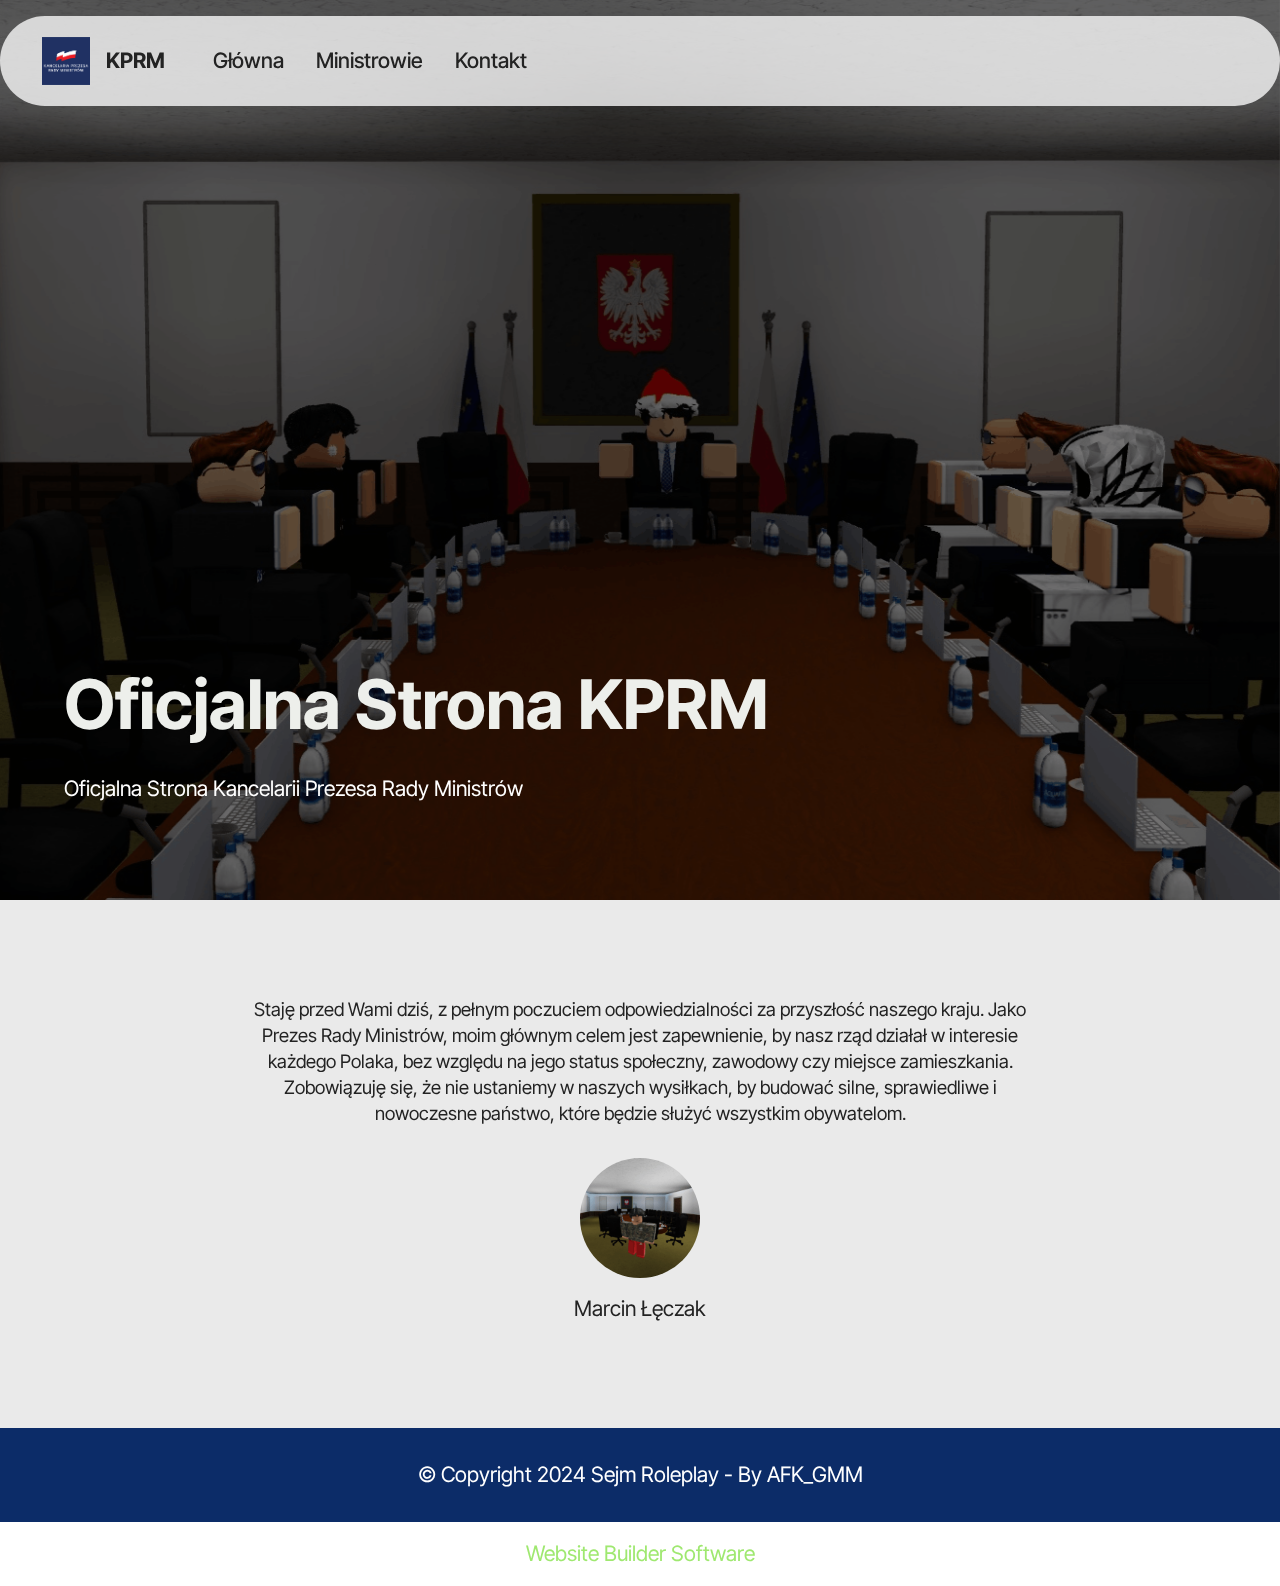
<file: index.html>
<!DOCTYPE html>
<html  >
<head>
  <!-- Site made with Mobirise Website Builder v5.9.18, https://mobirise.com -->
  <meta charset="UTF-8">
  <meta http-equiv="X-UA-Compatible" content="IE=edge">
  <meta name="generator" content="Mobirise v5.9.18, mobirise.com">
  <meta name="viewport" content="width=device-width, initial-scale=1, minimum-scale=1">
  <link rel="shortcut icon" href="assets/images/images.png" type="image/x-icon">
  <meta name="description" content="">
  
  
  <title>Home</title>
  <link rel="stylesheet" href="assets/web/assets/mobirise-icons2/mobirise2.css">
  <link rel="stylesheet" href="assets/bootstrap/css/bootstrap.min.css">
  <link rel="stylesheet" href="assets/bootstrap/css/bootstrap-grid.min.css">
  <link rel="stylesheet" href="assets/bootstrap/css/bootstrap-reboot.min.css">
  <link rel="stylesheet" href="assets/parallax/jarallax.css">
  <link rel="stylesheet" href="assets/dropdown/css/style.css">
  <link rel="stylesheet" href="assets/theme/css/style.css">
  <link rel="preload" href="https://fonts.googleapis.com/css?family=Inter+Tight:100,200,300,400,500,600,700,800,900,100i,200i,300i,400i,500i,600i,700i,800i,900i&display=swap" as="style" onload="this.onload=null;this.rel='stylesheet'">
  <noscript><link rel="stylesheet" href="https://fonts.googleapis.com/css?family=Inter+Tight:100,200,300,400,500,600,700,800,900,100i,200i,300i,400i,500i,600i,700i,800i,900i&display=swap"></noscript>
  <link rel="preload" as="style" href="assets/mobirise/css/mbr-additional.css?v=CyWuO8"><link rel="stylesheet" href="assets/mobirise/css/mbr-additional.css?v=CyWuO8" type="text/css">

  
  
  
</head>
<body>
  
  <section data-bs-version="5.1" class="menu menu1 cid-uuedkxuPJv" once="menu" id="menu01-0">
	

	<nav class="navbar navbar-dropdown navbar-fixed-top navbar-expand-lg">
		<div class="container">
			<div class="navbar-brand">
				<span class="navbar-logo">
					<a href="https://mobiri.se">
						<img src="assets/images/images.png" alt="Mobirise Website Builder" style="height: 3rem;">
					</a>
				</span>
				<span class="navbar-caption-wrap"><a class="navbar-caption text-black text-primary display-4" href="index.html" target="_blank">KPRM</a></span>
			</div>
			<button class="navbar-toggler" type="button" data-toggle="collapse" data-bs-toggle="collapse" data-target="#navbarSupportedContent" data-bs-target="#navbarSupportedContent" aria-controls="navbarNavAltMarkup" aria-expanded="false" aria-label="Toggle navigation">
				<div class="hamburger">
					<span></span>
					<span></span>
					<span></span>
					<span></span>
				</div>
			</button>
			<div class="collapse navbar-collapse" id="navbarSupportedContent">
				<ul class="navbar-nav nav-dropdown nav-right" data-app-modern-menu="true"><li class="nav-item">
						<a class="nav-link link text-black text-primary display-4" href="index.html">Główna</a>
					</li>
					<li class="nav-item">
						<a class="nav-link link text-black text-primary display-4" href="page1.html" aria-expanded="false">Ministrowie</a>
					</li>
					<li class="nav-item">
						<a class="nav-link link text-black text-primary display-4" href="page2.html">Kontakt</a>
					</li></ul>
				
				
			</div>
		</div>
	</nav>
</section>

<section data-bs-version="5.1" class="header18 cid-uueexIsby0 mbr-fullscreen mbr-parallax-background" id="header18-1">
  

  <div class="mbr-overlay" style="opacity: 0.5; background-color: rgb(0, 0, 0);"></div>
  <div class="container-fluid">
    <div class="row">
      <div class="content-wrap col-12 col-md-12">
        <h1 class="mbr-section-title mbr-fonts-style mbr-white mb-4 display-1">
          <strong><br>Oficjalna Strona KPRM</strong></h1>
        
        <p class="mbr-fonts-style mbr-text mbr-white mb-4 display-7">Oficjalna Strona Kancelarii Prezesa Rady Ministrów</p>
        
      </div>
    </div>
  </div>
</section>

<section data-bs-version="5.1" class="people07 cid-uueeZwFgjl" id="people07-2">
    
    <div class="container">
        <div class="row justify-content-center">
            <div class="col-md-12 col-lg-8">
                <p class="card-text mbr-fonts-style display-5">
                    Staję przed Wami dziś, z pełnym poczuciem odpowiedzialności za przyszłość naszego kraju. Jako Prezes Rady Ministrów, moim głównym celem jest zapewnienie, by nasz rząd działał w interesie każdego Polaka, bez względu na jego status społeczny, zawodowy czy miejsce zamieszkania. Zobowiązuję się, że nie ustaniemy w naszych wysiłkach, by budować silne, sprawiedliwe i nowoczesne państwo, które będzie służyć wszystkim obywatelom.<br></p>
                <div class="img-wrapper mt-4 justify-content-center">
                    <img src="assets/images/projekt-bez-nazwy-50-160x160.png" alt="" data-slide-to="0" data-bs-slide-to="0">
                </div>
                <p class="card-title mbr-fonts-style mt-3 display-7">Marcin Łęczak<br></p>
            </div>
        </div>
    </div>
</section>

<section data-bs-version="5.1" class="footer4 cid-uuefWO2BMc" once="footers" id="footer04-3">

    

    

    <div class="container">
        <div class="media-container-row align-center mbr-white">
            <div class="col-12">
                <p class="mbr-text mb-0 mbr-fonts-style display-7">
                    © Copyright 2024 Sejm Roleplay - By AFK_GMM</p>
            </div>
        </div>
    </div>
</section><section class="display-7" style="padding: 0;align-items: center;justify-content: center;flex-wrap: wrap;    align-content: center;display: flex;position: relative;height: 4rem;"><a href="https://mobiri.se/3100947" style="flex: 1 1;height: 4rem;position: absolute;width: 100%;z-index: 1;"><img alt="" style="height: 4rem;" src="[data-uri]"></a><p style="margin: 0;text-align: center;" class="display-7">&#8204;</p><a style="z-index:1" href="https://mobirise.com"> Website Builder Software</a></section><script src="assets/bootstrap/js/bootstrap.bundle.min.js"></script>  <script src="assets/parallax/jarallax.js"></script>  <script src="assets/smoothscroll/smooth-scroll.js"></script>  <script src="assets/ytplayer/index.js"></script>  <script src="assets/dropdown/js/navbar-dropdown.js"></script>  <script src="assets/theme/js/script.js"></script>  
  
  
</body>
</html>
</file>
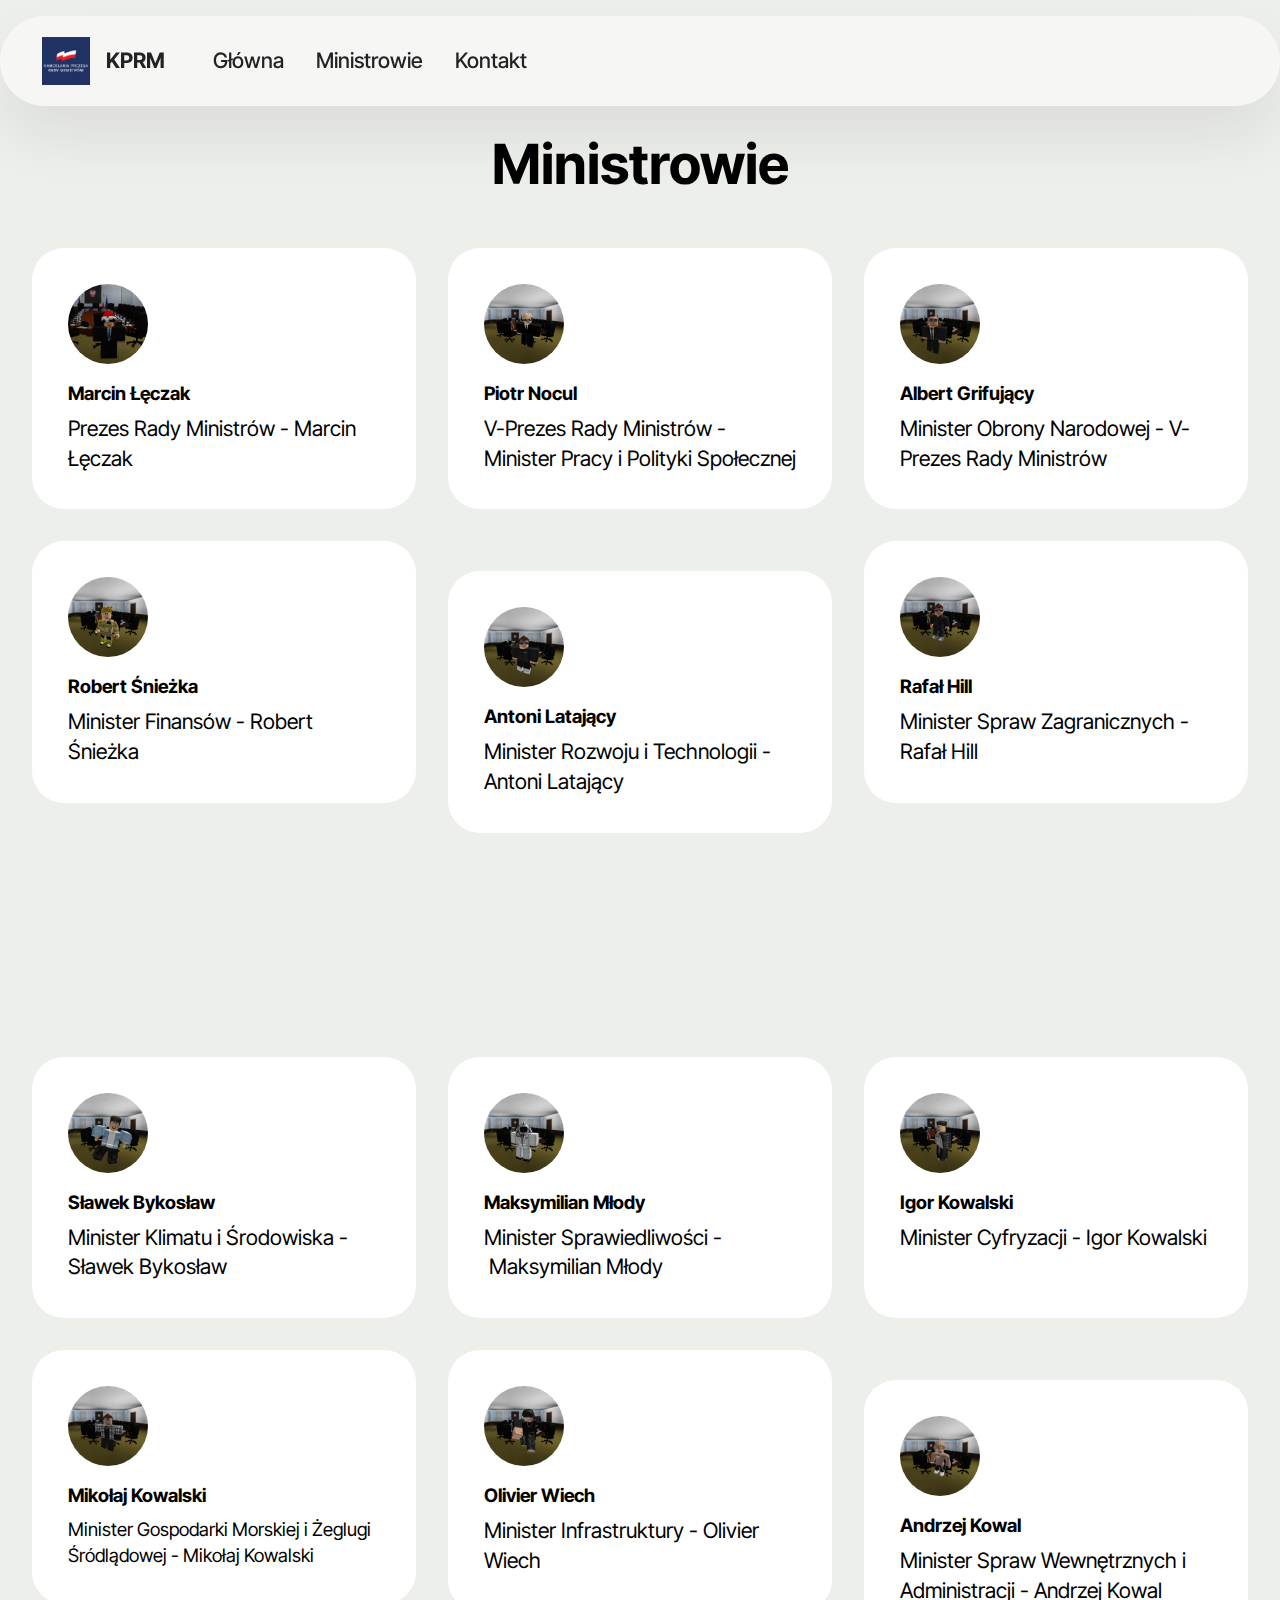
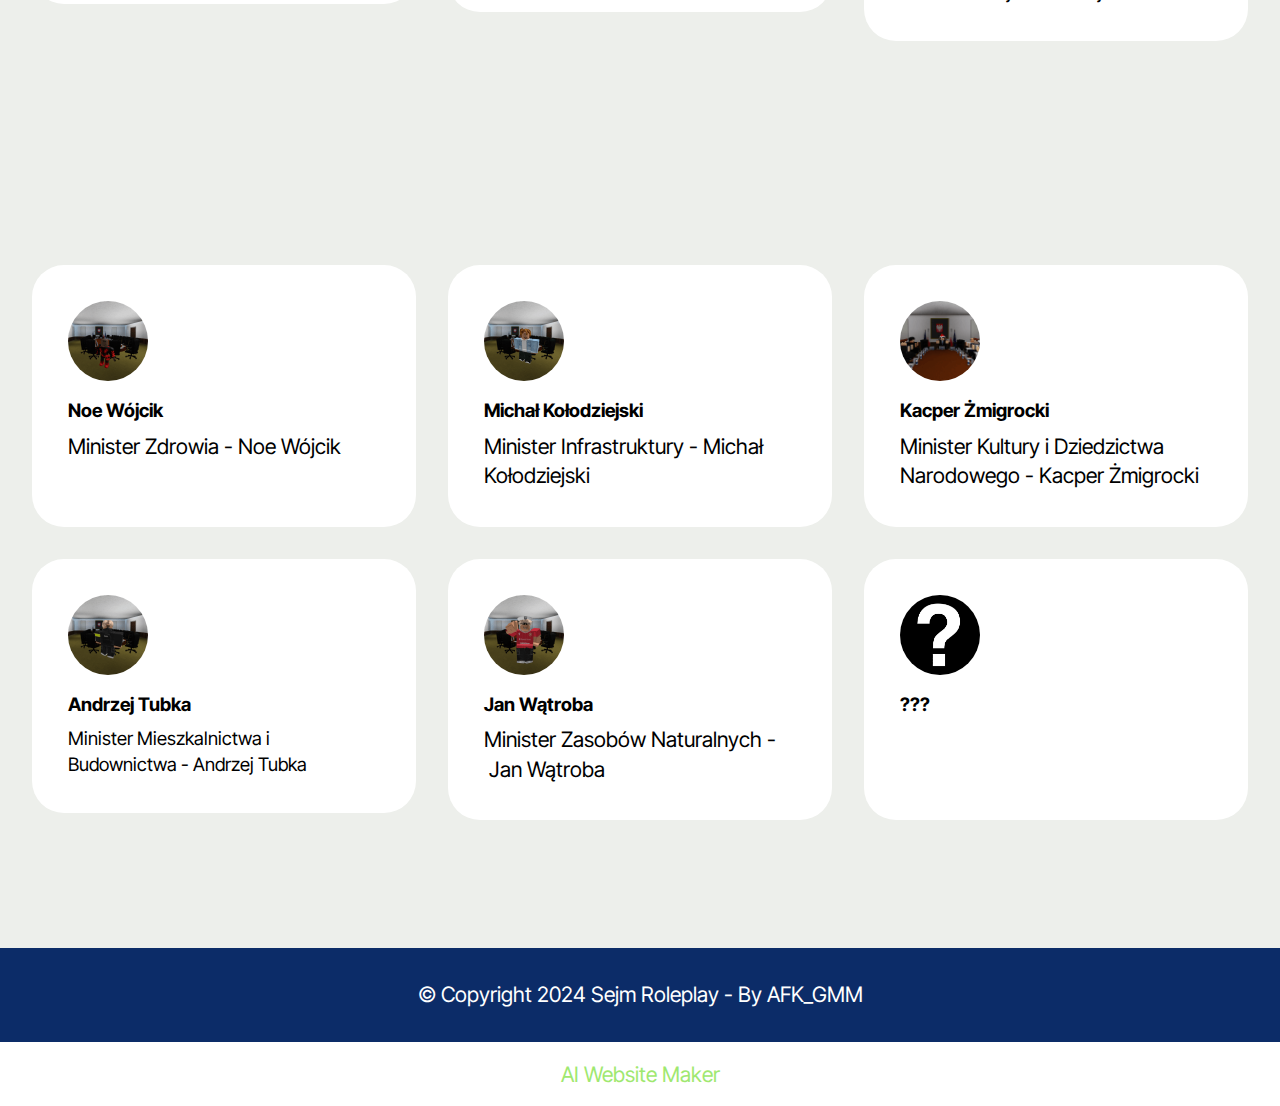
<file: page1.html>
<!DOCTYPE html>
<html  >
<head>
  <!-- Site made with Mobirise Website Builder v5.9.18, https://mobirise.com -->
  <meta charset="UTF-8">
  <meta http-equiv="X-UA-Compatible" content="IE=edge">
  <meta name="generator" content="Mobirise v5.9.18, mobirise.com">
  <meta name="viewport" content="width=device-width, initial-scale=1, minimum-scale=1">
  <link rel="shortcut icon" href="assets/images/images.png" type="image/x-icon">
  <meta name="description" content="">
  
  
  <title>Ministrowie</title>
  <link rel="stylesheet" href="assets/web/assets/mobirise-icons2/mobirise2.css">
  <link rel="stylesheet" href="assets/bootstrap/css/bootstrap.min.css">
  <link rel="stylesheet" href="assets/bootstrap/css/bootstrap-grid.min.css">
  <link rel="stylesheet" href="assets/bootstrap/css/bootstrap-reboot.min.css">
  <link rel="stylesheet" href="assets/dropdown/css/style.css">
  <link rel="stylesheet" href="assets/theme/css/style.css">
  <link rel="preload" href="https://fonts.googleapis.com/css?family=Inter+Tight:100,200,300,400,500,600,700,800,900,100i,200i,300i,400i,500i,600i,700i,800i,900i&display=swap" as="style" onload="this.onload=null;this.rel='stylesheet'">
  <noscript><link rel="stylesheet" href="https://fonts.googleapis.com/css?family=Inter+Tight:100,200,300,400,500,600,700,800,900,100i,200i,300i,400i,500i,600i,700i,800i,900i&display=swap"></noscript>
  <link rel="preload" as="style" href="assets/mobirise/css/mbr-additional.css?v=PzaA1b"><link rel="stylesheet" href="assets/mobirise/css/mbr-additional.css?v=PzaA1b" type="text/css">

  
  
  
</head>
<body>
  
  <section data-bs-version="5.1" class="menu menu1 cid-uuedkxuPJv" once="menu" id="menu01-4">
	

	<nav class="navbar navbar-dropdown navbar-fixed-top navbar-expand-lg">
		<div class="container">
			<div class="navbar-brand">
				<span class="navbar-logo">
					<a href="https://mobiri.se">
						<img src="assets/images/images.png" alt="Mobirise Website Builder" style="height: 3rem;">
					</a>
				</span>
				<span class="navbar-caption-wrap"><a class="navbar-caption text-black text-primary display-4" href="index.html" target="_blank">KPRM</a></span>
			</div>
			<button class="navbar-toggler" type="button" data-toggle="collapse" data-bs-toggle="collapse" data-target="#navbarSupportedContent" data-bs-target="#navbarSupportedContent" aria-controls="navbarNavAltMarkup" aria-expanded="false" aria-label="Toggle navigation">
				<div class="hamburger">
					<span></span>
					<span></span>
					<span></span>
					<span></span>
				</div>
			</button>
			<div class="collapse navbar-collapse" id="navbarSupportedContent">
				<ul class="navbar-nav nav-dropdown nav-right" data-app-modern-menu="true"><li class="nav-item">
						<a class="nav-link link text-black text-primary display-4" href="index.html">Główna</a>
					</li>
					<li class="nav-item">
						<a class="nav-link link text-black text-primary display-4" href="page1.html" aria-expanded="false">Ministrowie</a>
					</li>
					<li class="nav-item">
						<a class="nav-link link text-black text-primary display-4" href="page2.html">Kontakt</a>
					</li></ul>
				
				
			</div>
		</div>
	</nav>
</section>

<section data-bs-version="5.1" class="features21 cid-uueg9w2TcL" id="features021-6">
  

  
  
  <div class="container">
    <div class="row mb-5 justify-content-center">
      <div class="col-12 mb-0 content-head">
        <h3 class="mbr-section-title mbr-fonts-style align-center mb-0 display-2">
          <strong>Ministrowie</strong></h3>
        
      </div>
    </div>
    <div class="row mbr-masonry" data-masonry="{&quot;percentPosition&quot;: true }">
      <div class="item features-without-image col-12 col-md-6 col-lg-4">
        <div class="item-wrapper">
          <div class="card-box align-left">
            <div class="img-wrapper mb-3">
              <img src="assets/images/8dbf4d0c-b1df-457c-a427-fb8d26223e9c-240x219.png" alt="">
            </div>
            <h5 class="card-title mbr-fonts-style display-5"><strong>Marcin Łęczak</strong></h5>
            <p class="card-text mbr-fonts-style display-7">
              Prezes Rady Ministrów - Marcin Łęczak</p>
          </div>
        </div>
      </div>
      <div class="item features-without-image col-12 col-md-6 col-lg-4">
        <div class="item-wrapper">
          <div class="card-box align-left">
            <div class="img-wrapper mb-3">
              <img src="assets/images/projekt-bez-nazwy-59-160x160.png" alt="">
            </div>
            <h5 class="card-title mbr-fonts-style display-5"><strong>Piotr Nocul</strong></h5>
            <p class="card-text mbr-fonts-style display-7">
              V-Prezes Rady Ministrów - Minister Pracy i Polityki Społecznej<br></p>
          </div>
        </div>
      </div>
      <div class="item features-without-image col-12 col-md-6 col-lg-4">
        <div class="item-wrapper">
          <div class="card-box align-left">
            <div class="img-wrapper mb-3">
              <img src="assets/images/projekt-bez-nazwy-52-160x160.png" alt="">
            </div>
            <h5 class="card-title mbr-fonts-style display-5"><strong>Albert Grifujący</strong></h5>
            <p class="card-text mbr-fonts-style display-7">
              Minister Obrony Narodowej - V- Prezes Rady Ministrów</p>
          </div>
        </div>
      </div>
      <div class="item features-without-image col-12 col-md-6 col-lg-4">
        <div class="item-wrapper">
          <div class="card-box align-left">
            <div class="img-wrapper mb-3">
              <img src="assets/images/projekt-bez-nazwy-51-160x160.png" alt="">
            </div>
            <h5 class="card-title mbr-fonts-style display-5"><strong>Robert Śnieżka</strong></h5>
            <p class="card-text mbr-fonts-style display-7">
              Minister Finansów - Robert Śnieżka</p>
          </div>
        </div>
      </div>
      <div class="item features-without-image col-12 col-md-6 col-lg-4">
        <div class="item-wrapper">
          <div class="card-box align-left">
            <div class="img-wrapper mb-3">
              <img src="assets/images/projekt-bez-nazwy-58-160x160.png" alt="">
            </div>
            <h5 class="card-title mbr-fonts-style display-5"><strong>Rafał Hill</strong><strong><br></strong></h5>
            <p class="card-text mbr-fonts-style display-7">
              Minister Spraw Zagranicznych - Rafał Hill<br></p>
          </div>
        </div>
      </div>
      <div class="item features-without-image col-12 col-md-6 col-lg-4">
        <div class="item-wrapper">
          <div class="card-box align-left">
            <div class="img-wrapper mb-3">
              <img src="assets/images/projekt-bez-nazwy-53-160x160.png" alt="">
            </div>
            <h5 class="card-title mbr-fonts-style display-5"><strong>Antoni Latający</strong></h5>
            <p class="card-text mbr-fonts-style display-7">Minister Rozwoju i Technologii - Antoni Latający</p>
          </div>
        </div>
      </div>
    </div>
  </div>
</section>

<section data-bs-version="5.1" class="features21 cid-uueg9Ne9p6" id="features021-7">
  

  
  
  <div class="container">
    
    <div class="row mbr-masonry" data-masonry="{&quot;percentPosition&quot;: true }">
      <div class="item features-without-image col-12 col-md-6 col-lg-4">
        <div class="item-wrapper">
          <div class="card-box align-left">
            <div class="img-wrapper mb-3">
              <img src="assets/images/projekt-bez-nazwy-54-160x160.png" alt="">
            </div>
            <h5 class="card-title mbr-fonts-style display-5"><strong>Sławek Bykosław</strong></h5>
            <p class="card-text mbr-fonts-style display-7">
              Minister Klimatu i Środowiska - Sławek Bykosław<br></p>
          </div>
        </div>
      </div>
      <div class="item features-without-image col-12 col-md-6 col-lg-4">
        <div class="item-wrapper">
          <div class="card-box align-left">
            <div class="img-wrapper mb-3">
              <img src="assets/images/projekt-bez-nazwy-55-160x160.png" alt="">
            </div>
            <h5 class="card-title mbr-fonts-style display-5"><strong>Maksymilian Młody</strong></h5>
            <p class="card-text mbr-fonts-style display-7">Minister Sprawiedliwości -&nbsp;Maksymilian Młody&nbsp;<br></p>
          </div>
        </div>
      </div>
      <div class="item features-without-image col-12 col-md-6 col-lg-4">
        <div class="item-wrapper">
          <div class="card-box align-left">
            <div class="img-wrapper mb-3">
              <img src="assets/images/projekt-bez-nazwy-56-160x160.png" alt="">
            </div>
            <h5 class="card-title mbr-fonts-style display-5"><strong>Igor Kowalski</strong></h5>
            <p class="card-text mbr-fonts-style display-7">Minister Cyfryzacji - Igor Kowalski
<br><br></p>
          </div>
        </div>
      </div>
      <div class="item features-without-image col-12 col-md-6 col-lg-4">
        <div class="item-wrapper">
          <div class="card-box align-left">
            <div class="img-wrapper mb-3">
              <img src="assets/images/projekt-bez-nazwy-57-160x160.png" alt="">
            </div>
            <h5 class="card-title mbr-fonts-style display-5"><strong>Mikołaj Kowalski&nbsp;</strong>
            </h5>
            <p class="card-text mbr-fonts-style display-5">Minister Gospodarki Morskiej i Żeglugi Śródlądowej - Mikołaj Kowalski&nbsp;<br></p>
          </div>
        </div>
      </div>
      <div class="item features-without-image col-12 col-md-6 col-lg-4">
        <div class="item-wrapper">
          <div class="card-box align-left">
            <div class="img-wrapper mb-3">
              <img src="assets/images/projekt-bez-nazwy-60-160x160.png" alt="">
            </div>
            <h5 class="card-title mbr-fonts-style display-5"><strong>Olivier Wiech</strong></h5>
            <p class="card-text mbr-fonts-style display-7">Minister Infrastruktury - Olivier Wiech<br></p>
          </div>
        </div>
      </div>
      <div class="item features-without-image col-12 col-md-6 col-lg-4">
        <div class="item-wrapper">
          <div class="card-box align-left">
            <div class="img-wrapper mb-3">
              <img src="assets/images/projekt-bez-nazwy-61-160x160.png" alt="">
            </div>
            <h5 class="card-title mbr-fonts-style display-5"><strong>Andrzej Kowal</strong></h5>
            <p class="card-text mbr-fonts-style display-7">Minister Spraw Wewnętrznych i Administracji -&nbsp;Andrzej Kowal<br></p>
          </div>
        </div>
      </div>
    </div>
  </div>
</section>

<section data-bs-version="5.1" class="features21 cid-uv4j6ioGHI" id="features021-c">
  

  
  
  <div class="container">
    
    <div class="row mbr-masonry" data-masonry="{&quot;percentPosition&quot;: true }">
      <div class="item features-without-image col-12 col-md-6 col-lg-4">
        <div class="item-wrapper">
          <div class="card-box align-left">
            <div class="img-wrapper mb-3">
              <img src="assets/images/projekt-bez-nazwy-49-160x160.png" alt="">
            </div>
            <h5 class="card-title mbr-fonts-style display-5"><strong>Noe Wójcik</strong></h5>
            <p class="card-text mbr-fonts-style display-7">
              Minister Zdrowia - Noe Wójcik<br><br></p>
          </div>
        </div>
      </div>
      <div class="item features-without-image col-12 col-md-6 col-lg-4">
        <div class="item-wrapper">
          <div class="card-box align-left">
            <div class="img-wrapper mb-3">
              <img src="assets/images/projekt-bez-nazwy-62-160x160.png" alt="">
            </div>
            <h5 class="card-title mbr-fonts-style display-5"><strong>Michał Kołodziejski</strong></h5>
            <p class="card-text mbr-fonts-style display-7">Minister Infrastruktury -&nbsp;Michał Kołodziejski<br></p>
          </div>
        </div>
      </div>
      <div class="item features-without-image col-12 col-md-6 col-lg-4">
        <div class="item-wrapper">
          <div class="card-box align-left">
            <div class="img-wrapper mb-3">
              <img src="assets/images/a968f427-5cb9-4642-bbc0-c70be1894b04-160x84.png" alt="">
            </div>
            <h5 class="card-title mbr-fonts-style display-5"><strong>Kacper Żmigrocki</strong></h5>
            <p class="card-text mbr-fonts-style display-7">Minister Kultury i Dziedzictwa Narodowego -&nbsp;Kacper Żmigrocki<br></p>
          </div>
        </div>
      </div>
      <div class="item features-without-image col-12 col-md-6 col-lg-4">
        <div class="item-wrapper">
          <div class="card-box align-left">
            <div class="img-wrapper mb-3">
              <img src="assets/images/projekt-bez-nazwy-63-160x160.png" alt="">
            </div>
            <h5 class="card-title mbr-fonts-style display-5"><strong>Andrzej Tubka</strong></h5>
            <p class="card-text mbr-fonts-style display-5">Minister Mieszkalnictwa i Budownictwa -&nbsp;Andrzej Tubka<br></p>
          </div>
        </div>
      </div>
      <div class="item features-without-image col-12 col-md-6 col-lg-4">
        <div class="item-wrapper">
          <div class="card-box align-left">
            <div class="img-wrapper mb-3">
              <img src="assets/images/projekt-bez-nazwy-64-160x160.png" alt="">
            </div>
            <h5 class="card-title mbr-fonts-style display-5"><strong>Jan Wątroba</strong></h5>
            <p class="card-text mbr-fonts-style display-7">Minister Zasobów Naturalnych -&nbsp;Jan Wątroba<br></p>
          </div>
        </div>
      </div>
      <div class="item features-without-image col-12 col-md-6 col-lg-4">
        <div class="item-wrapper">
          <div class="card-box align-left">
            <div class="img-wrapper mb-3">
              <img src="assets/images/question-mark.jpg" alt="">
            </div>
            <h5 class="card-title mbr-fonts-style display-5"><strong>???</strong></h5>
            <p class="card-text mbr-fonts-style display-7"><br><br></p>
          </div>
        </div>
      </div>
    </div>
  </div>
</section>

<section data-bs-version="5.1" class="footer4 cid-uuefWO2BMc" once="footers" id="footer04-5">

    

    

    <div class="container">
        <div class="media-container-row align-center mbr-white">
            <div class="col-12">
                <p class="mbr-text mb-0 mbr-fonts-style display-7">
                    © Copyright 2024 Sejm Roleplay - By AFK_GMM</p>
            </div>
        </div>
    </div>
</section><section class="display-7" style="padding: 0;align-items: center;justify-content: center;flex-wrap: wrap;    align-content: center;display: flex;position: relative;height: 4rem;"><a href="https://mobiri.se/3100947" style="flex: 1 1;height: 4rem;position: absolute;width: 100%;z-index: 1;"><img alt="" style="height: 4rem;" src="[data-uri]"></a><p style="margin: 0;text-align: center;" class="display-7">&#8204;</p><a style="z-index:1" href="https://mobirise.com/builder/ai-website-maker.html">AI Website Maker</a></section><script src="assets/bootstrap/js/bootstrap.bundle.min.js"></script>  <script src="assets/smoothscroll/smooth-scroll.js"></script>  <script src="assets/ytplayer/index.js"></script>  <script src="assets/dropdown/js/navbar-dropdown.js"></script>  <script src="assets/masonry/masonry.pkgd.min.js"></script>  <script src="assets/imagesloaded/imagesloaded.pkgd.min.js"></script>  <script src="assets/theme/js/script.js"></script>  
  
  
</body>
</html>
</file>
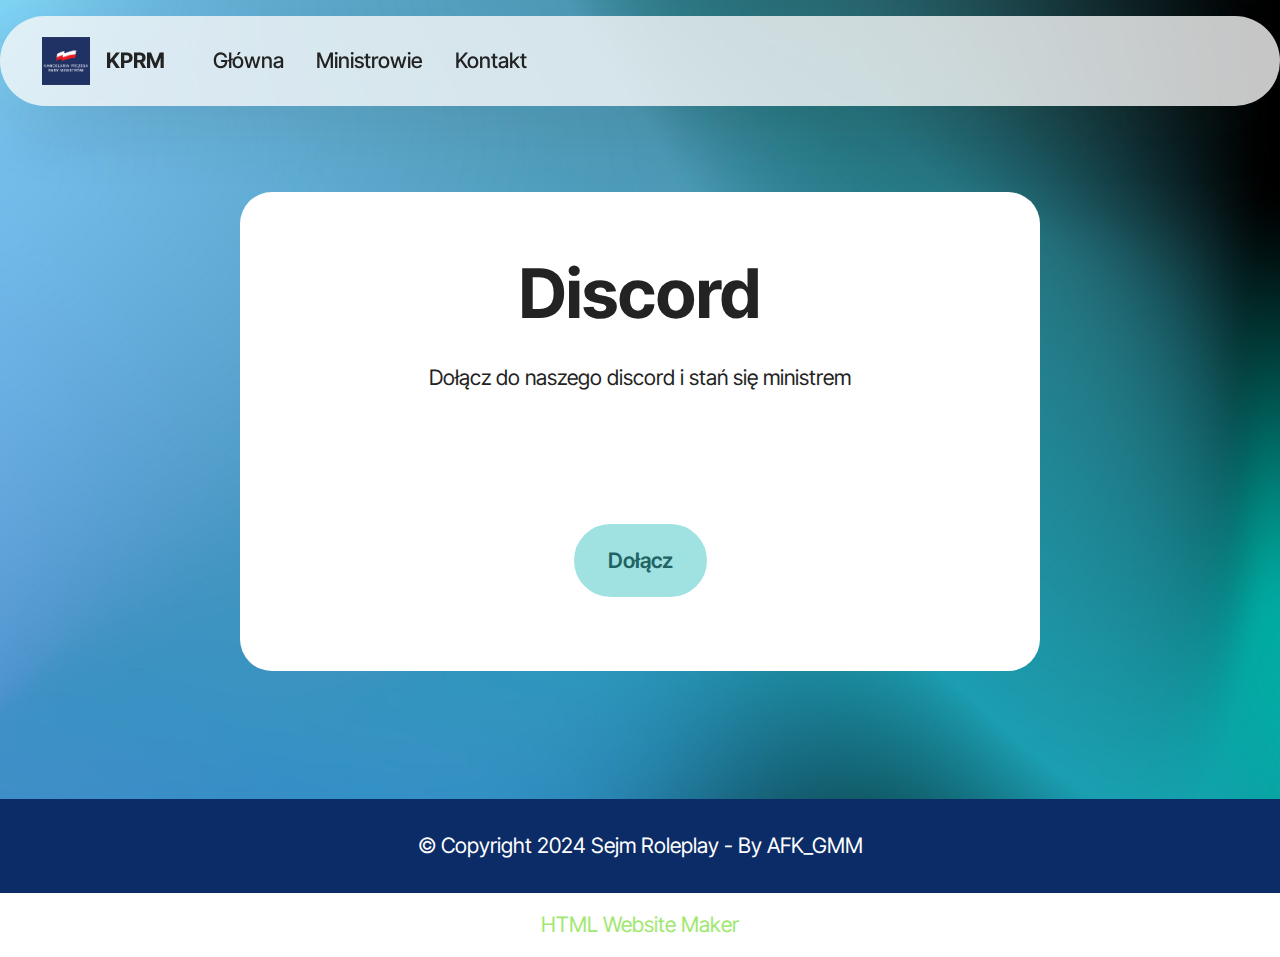
<file: page2.html>
<!DOCTYPE html>
<html  >
<head>
  <!-- Site made with Mobirise Website Builder v5.9.18, https://mobirise.com -->
  <meta charset="UTF-8">
  <meta http-equiv="X-UA-Compatible" content="IE=edge">
  <meta name="generator" content="Mobirise v5.9.18, mobirise.com">
  <meta name="viewport" content="width=device-width, initial-scale=1, minimum-scale=1">
  <link rel="shortcut icon" href="assets/images/images.png" type="image/x-icon">
  <meta name="description" content="">
  
  
  <title>Kontakt</title>
  <link rel="stylesheet" href="assets/web/assets/mobirise-icons2/mobirise2.css">
  <link rel="stylesheet" href="assets/bootstrap/css/bootstrap.min.css">
  <link rel="stylesheet" href="assets/bootstrap/css/bootstrap-grid.min.css">
  <link rel="stylesheet" href="assets/bootstrap/css/bootstrap-reboot.min.css">
  <link rel="stylesheet" href="assets/dropdown/css/style.css">
  <link rel="stylesheet" href="assets/theme/css/style.css">
  <link rel="preload" href="https://fonts.googleapis.com/css?family=Inter+Tight:100,200,300,400,500,600,700,800,900,100i,200i,300i,400i,500i,600i,700i,800i,900i&display=swap" as="style" onload="this.onload=null;this.rel='stylesheet'">
  <noscript><link rel="stylesheet" href="https://fonts.googleapis.com/css?family=Inter+Tight:100,200,300,400,500,600,700,800,900,100i,200i,300i,400i,500i,600i,700i,800i,900i&display=swap"></noscript>
  <link rel="preload" as="style" href="assets/mobirise/css/mbr-additional.css?v=wmAjUr"><link rel="stylesheet" href="assets/mobirise/css/mbr-additional.css?v=wmAjUr" type="text/css">

  
  
  
</head>
<body>
  
  <section data-bs-version="5.1" class="menu menu1 cid-uuedkxuPJv" once="menu" id="menu01-8">
	

	<nav class="navbar navbar-dropdown navbar-fixed-top navbar-expand-lg">
		<div class="container">
			<div class="navbar-brand">
				<span class="navbar-logo">
					<a href="https://mobiri.se">
						<img src="assets/images/images.png" alt="Mobirise Website Builder" style="height: 3rem;">
					</a>
				</span>
				<span class="navbar-caption-wrap"><a class="navbar-caption text-black text-primary display-4" href="index.html" target="_blank">KPRM</a></span>
			</div>
			<button class="navbar-toggler" type="button" data-toggle="collapse" data-bs-toggle="collapse" data-target="#navbarSupportedContent" data-bs-target="#navbarSupportedContent" aria-controls="navbarNavAltMarkup" aria-expanded="false" aria-label="Toggle navigation">
				<div class="hamburger">
					<span></span>
					<span></span>
					<span></span>
					<span></span>
				</div>
			</button>
			<div class="collapse navbar-collapse" id="navbarSupportedContent">
				<ul class="navbar-nav nav-dropdown nav-right" data-app-modern-menu="true"><li class="nav-item">
						<a class="nav-link link text-black text-primary display-4" href="index.html">Główna</a>
					</li>
					<li class="nav-item">
						<a class="nav-link link text-black text-primary display-4" href="page1.html" aria-expanded="false">Ministrowie</a>
					</li>
					<li class="nav-item">
						<a class="nav-link link text-black text-primary display-4" href="page2.html">Kontakt</a>
					</li></ul>
				
				
			</div>
		</div>
	</nav>
</section>

<section data-bs-version="5.1" class="header14 cid-uuelyujvlg" id="header14-a">
	

	
	
	<div class="container">
		<div class="row justify-content-center">
			<div class="card col-12 col-md-12 col-lg-8">
				<div class="card-wrapper">
					<div class="card-box align-center">
						<h1 class="card-title mbr-fonts-style mb-4 display-1"><strong>Discord</strong></h1>
						<p class="mbr-text mbr-fonts-style mb-4 display-7">
							Dołącz do naszego discord i stań się ministrem<br><br><br><br></p>
						<div class="mbr-section-btn mt-4"><a class="btn btn-warning display-7" href="https://discord.gg/FndAgA9YQJ" target="_blank">Dołącz</a></div>
					</div>
				</div>
			</div>
		</div>
	</div>
</section>

<section data-bs-version="5.1" class="footer4 cid-uuefWO2BMc" once="footers" id="footer04-9">

    

    

    <div class="container">
        <div class="media-container-row align-center mbr-white">
            <div class="col-12">
                <p class="mbr-text mb-0 mbr-fonts-style display-7">
                    © Copyright 2024 Sejm Roleplay - By AFK_GMM</p>
            </div>
        </div>
    </div>
</section><section class="display-7" style="padding: 0;align-items: center;justify-content: center;flex-wrap: wrap;    align-content: center;display: flex;position: relative;height: 4rem;"><a href="https://mobiri.se/3100947" style="flex: 1 1;height: 4rem;position: absolute;width: 100%;z-index: 1;"><img alt="" style="height: 4rem;" src="[data-uri]"></a><p style="margin: 0;text-align: center;" class="display-7">&#8204;</p><a style="z-index:1" href="https://mobirise.com/html-builder.html">HTML Website Maker</a></section><script src="assets/bootstrap/js/bootstrap.bundle.min.js"></script>  <script src="assets/smoothscroll/smooth-scroll.js"></script>  <script src="assets/ytplayer/index.js"></script>  <script src="assets/dropdown/js/navbar-dropdown.js"></script>  <script src="assets/theme/js/script.js"></script>  
  
  
</body>
</html>
</file>
<file: assets/web/assets/mobirise-icons2/mobirise2.css>
@font-face {
  font-family: 'Moririse2';
  font-display: swap;
  src:  url('mobirise2.eot?f2bix4');
  src:  url('mobirise2.eot?f2bix4#iefix') format('embedded-opentype'),
    url('mobirise2.ttf?f2bix4') format('truetype'),
    url('mobirise2.woff?f2bix4') format('woff'),
    url('mobirise2.svg?f2bix4#mobirise2') format('svg');
  font-weight: normal;
  font-style: normal;
}

[class^="mobi-"], [class*=" mobi-"] {
  /* use !important to prevent issues with browser extensions that change fonts */
  font-family: 'Moririse2' !important;
  speak: none;
  font-style: normal;
  font-weight: normal;
  font-variant: normal;
  text-transform: none;
  line-height: 1;

  /* Better Font Rendering =========== */
  -webkit-font-smoothing: antialiased;
  -moz-osx-font-smoothing: grayscale;
}

.mobi-mbri-add-submenu:before {
  content: "\e900";
}
.mobi-mbri-alert:before {
  content: "\e901";
}
.mobi-mbri-align-center:before {
  content: "\e902";
}
.mobi-mbri-align-justify:before {
  content: "\e903";
}
.mobi-mbri-align-left:before {
  content: "\e904";
}
.mobi-mbri-align-right:before {
  content: "\e905";
}
.mobi-mbri-android:before {
  content: "\e906";
}
.mobi-mbri-apple:before {
  content: "\e907";
}
.mobi-mbri-arrow-down:before {
  content: "\e908";
}
.mobi-mbri-arrow-next:before {
  content: "\e909";
}
.mobi-mbri-arrow-prev:before {
  content: "\e90a";
}
.mobi-mbri-arrow-up:before {
  content: "\e90b";
}
.mobi-mbri-bold:before {
  content: "\e90c";
}
.mobi-mbri-bookmark:before {
  content: "\e90d";
}
.mobi-mbri-bootstrap:before {
  content: "\e90e";
}
.mobi-mbri-briefcase:before {
  content: "\e90f";
}
.mobi-mbri-browse:before {
  content: "\e910";
}
.mobi-mbri-bulleted-list:before {
  content: "\e911";
}
.mobi-mbri-calendar:before {
  content: "\e912";
}
.mobi-mbri-camera:before {
  content: "\e913";
}
.mobi-mbri-cart-add:before {
  content: "\e914";
}
.mobi-mbri-cart-full:before {
  content: "\e915";
}
.mobi-mbri-cash:before {
  content: "\e916";
}
.mobi-mbri-change-style:before {
  content: "\e917";
}
.mobi-mbri-chat:before {
  content: "\e918";
}
.mobi-mbri-clock:before {
  content: "\e919";
}
.mobi-mbri-close:before {
  content: "\e91a";
}
.mobi-mbri-cloud:before {
  content: "\e91b";
}
.mobi-mbri-code:before {
  content: "\e91c";
}
.mobi-mbri-contact-form:before {
  content: "\e91d";
}
.mobi-mbri-credit-card:before {
  content: "\e91e";
}
.mobi-mbri-cursor-click:before {
  content: "\e91f";
}
.mobi-mbri-cust-feedback:before {
  content: "\e920";
}
.mobi-mbri-database:before {
  content: "\e921";
}
.mobi-mbri-delivery:before {
  content: "\e922";
}
.mobi-mbri-desktop:before {
  content: "\e923";
}
.mobi-mbri-devices:before {
  content: "\e924";
}
.mobi-mbri-down:before {
  content: "\e925";
}
.mobi-mbri-download-2:before {
  content: "\e926";
}
.mobi-mbri-download:before {
  content: "\e927";
}
.mobi-mbri-drag-n-drop-2:before {
  content: "\e928";
}
.mobi-mbri-drag-n-drop:before {
  content: "\e929";
}
.mobi-mbri-edit-2:before {
  content: "\e92a";
}
.mobi-mbri-edit:before {
  content: "\e92b";
}
.mobi-mbri-error:before {
  content: "\e92c";
}
.mobi-mbri-extension:before {
  content: "\e92d";
}
.mobi-mbri-features:before {
  content: "\e92e";
}
.mobi-mbri-file:before {
  content: "\e92f";
}
.mobi-mbri-flag:before {
  content: "\e930";
}
.mobi-mbri-folder:before {
  content: "\e931";
}
.mobi-mbri-gift:before {
  content: "\e932";
}
.mobi-mbri-github:before {
  content: "\e933";
}
.mobi-mbri-globe-2:before {
  content: "\e934";
}
.mobi-mbri-globe:before {
  content: "\e935";
}
.mobi-mbri-growing-chart:before {
  content: "\e936";
}
.mobi-mbri-hearth:before {
  content: "\e937";
}
.mobi-mbri-help:before {
  content: "\e938";
}
.mobi-mbri-home:before {
  content: "\e939";
}
.mobi-mbri-hot-cup:before {
  content: "\e93a";
}
.mobi-mbri-idea:before {
  content: "\e93b";
}
.mobi-mbri-image-gallery:before {
  content: "\e93c";
}
.mobi-mbri-image-slider:before {
  content: "\e93d";
}
.mobi-mbri-info:before {
  content: "\e93e";
}
.mobi-mbri-italic:before {
  content: "\e93f";
}
.mobi-mbri-key:before {
  content: "\e940";
}
.mobi-mbri-laptop:before {
  content: "\e941";
}
.mobi-mbri-layers:before {
  content: "\e942";
}
.mobi-mbri-left-right:before {
  content: "\e943";
}
.mobi-mbri-left:before {
  content: "\e944";
}
.mobi-mbri-letter:before {
  content: "\e945";
}
.mobi-mbri-like:before {
  content: "\e946";
}
.mobi-mbri-link:before {
  content: "\e947";
}
.mobi-mbri-lock:before {
  content: "\e948";
}
.mobi-mbri-login:before {
  content: "\e949";
}
.mobi-mbri-logout:before {
  content: "\e94a";
}
.mobi-mbri-magic-stick:before {
  content: "\e94b";
}
.mobi-mbri-map-pin:before {
  content: "\e94c";
}
.mobi-mbri-menu:before {
  content: "\e94d";
}
.mobi-mbri-mobile-2:before {
  content: "\e94e";
}
.mobi-mbri-mobile-horizontal:before {
  content: "\e94f";
}
.mobi-mbri-mobile:before {
  content: "\e950";
}
.mobi-mbri-mobirise:before {
  content: "\e951";
}
.mobi-mbri-more-horizontal:before {
  content: "\e952";
}
.mobi-mbri-more-vertical:before {
  content: "\e953";
}
.mobi-mbri-music:before {
  content: "\e954";
}
.mobi-mbri-new-file:before {
  content: "\e955";
}
.mobi-mbri-numbered-list:before {
  content: "\e956";
}
.mobi-mbri-opened-folder:before {
  content: "\e957";
}
.mobi-mbri-pages:before {
  content: "\e958";
}
.mobi-mbri-paper-plane:before {
  content: "\e959";
}
.mobi-mbri-paperclip:before {
  content: "\e95a";
}
.mobi-mbri-phone:before {
  content: "\e95b";
}
.mobi-mbri-photo:before {
  content: "\e95c";
}
.mobi-mbri-photos:before {
  content: "\e95d";
}
.mobi-mbri-pin:before {
  content: "\e95e";
}
.mobi-mbri-play:before {
  content: "\e95f";
}
.mobi-mbri-plus:before {
  content: "\e960";
}
.mobi-mbri-preview:before {
  content: "\e961";
}
.mobi-mbri-print:before {
  content: "\e962";
}
.mobi-mbri-protect:before {
  content: "\e963";
}
.mobi-mbri-question:before {
  content: "\e964";
}
.mobi-mbri-quote-left:before {
  content: "\e965";
}
.mobi-mbri-quote-right:before {
  content: "\e966";
}
.mobi-mbri-redo:before {
  content: "\e967";
}
.mobi-mbri-refresh:before {
  content: "\e968";
}
.mobi-mbri-responsive-2:before {
  content: "\e969";
}
.mobi-mbri-responsive:before {
  content: "\e96a";
}
.mobi-mbri-right:before {
  content: "\e96b";
}
.mobi-mbri-rocket:before {
  content: "\e96c";
}
.mobi-mbri-sad-face:before {
  content: "\e96d";
}
.mobi-mbri-sale:before {
  content: "\e96e";
}
.mobi-mbri-save:before {
  content: "\e96f";
}
.mobi-mbri-search:before {
  content: "\e970";
}
.mobi-mbri-setting-2:before {
  content: "\e971";
}
.mobi-mbri-setting-3:before {
  content: "\e972";
}
.mobi-mbri-setting:before {
  content: "\e973";
}
.mobi-mbri-share:before {
  content: "\e974";
}
.mobi-mbri-shopping-bag:before {
  content: "\e975";
}
.mobi-mbri-shopping-basket:before {
  content: "\e976";
}
.mobi-mbri-shopping-cart:before {
  content: "\e977";
}
.mobi-mbri-sites:before {
  content: "\e978";
}
.mobi-mbri-smile-face:before {
  content: "\e979";
}
.mobi-mbri-speed:before {
  content: "\e97a";
}
.mobi-mbri-star:before {
  content: "\e97b";
}
.mobi-mbri-success:before {
  content: "\e97c";
}
.mobi-mbri-sun:before {
  content: "\e97d";
}
.mobi-mbri-sun2:before {
  content: "\e97e";
}
.mobi-mbri-tablet-vertical:before {
  content: "\e97f";
}
.mobi-mbri-tablet:before {
  content: "\e980";
}
.mobi-mbri-target:before {
  content: "\e981";
}
.mobi-mbri-timer:before {
  content: "\e982";
}
.mobi-mbri-to-ftp:before {
  content: "\e983";
}
.mobi-mbri-to-local-drive:before {
  content: "\e984";
}
.mobi-mbri-touch-swipe:before {
  content: "\e985";
}
.mobi-mbri-touch:before {
  content: "\e986";
}
.mobi-mbri-trash:before {
  content: "\e987";
}
.mobi-mbri-underline:before {
  content: "\e988";
}
.mobi-mbri-undo:before {
  content: "\e989";
}
.mobi-mbri-unlink:before {
  content: "\e98a";
}
.mobi-mbri-unlock:before {
  content: "\e98b";
}
.mobi-mbri-up-down:before {
  content: "\e98c";
}
.mobi-mbri-up:before {
  content: "\e98d";
}
.mobi-mbri-update:before {
  content: "\e98e";
}
.mobi-mbri-upload-2:before {
  content: "\e98f";
}
.mobi-mbri-upload:before {
  content: "\e990";
}
.mobi-mbri-user-2:before {
  content: "\e991";
}
.mobi-mbri-user:before {
  content: "\e992";
}
.mobi-mbri-users:before {
  content: "\e993";
}
.mobi-mbri-video-play:before {
  content: "\e994";
}
.mobi-mbri-video:before {
  content: "\e995";
}
.mobi-mbri-watch:before {
  content: "\e996";
}
.mobi-mbri-website-theme-2:before {
  content: "\e997";
}
.mobi-mbri-website-theme:before {
  content: "\e998";
}
.mobi-mbri-wifi:before {
  content: "\e999";
}
.mobi-mbri-windows:before {
  content: "\e99a";
}
.mobi-mbri-zoom-in:before {
  content: "\e99b";
}
.mobi-mbri-zoom-out:before {
  content: "\e99c";
}
</file>
<file: assets/parallax/jarallax.css>
.jarallax {
    position: relative;
    z-index: 0;
}
.jarallax > .jarallax-img {
    position: absolute;
    object-fit: cover;
    /* support for plugin https://github.com/bfred-it/object-fit-images */
    font-family: 'object-fit: cover;';
    top: 0;
    left: 0;
    width: 100%;
    height: 100%;
    z-index: -1;
}
</file>
<file: assets/dropdown/css/style.css>
.navbar-dropdown {
  left: 0;
  padding: 0;
  position: absolute;
  right: 0;
  top: 0;
  transition: all 0.45s ease;
  z-index: 1030;
  background: #282828; }
  .navbar-dropdown .navbar-logo {
    margin-right: 0.8rem;
    transition: margin 0.3s ease-in-out;
    vertical-align: middle; }
    .navbar-dropdown .navbar-logo img {
      height: 3.125rem;
      transition: all 0.3s ease-in-out; }
    .navbar-dropdown .navbar-logo.mbr-iconfont {
      font-size: 3.125rem;
      line-height: 3.125rem; }
  .navbar-dropdown .navbar-caption {
    font-weight: 700;
    white-space: normal;
    vertical-align: -4px;
    line-height: 3.125rem !important; }
    .navbar-dropdown .navbar-caption, .navbar-dropdown .navbar-caption:hover {
      color: inherit;
      text-decoration: none; }
  .navbar-dropdown .mbr-iconfont + .navbar-caption {
    vertical-align: -1px; }
  .navbar-dropdown.navbar-fixed-top {
    position: fixed; }
  .navbar-dropdown .navbar-brand span {
    vertical-align: -4px; }
  .navbar-dropdown.bg-color.transparent {
    background: none; }
  .navbar-dropdown.navbar-short .navbar-brand {
    padding: 0.625rem 0; }
    .navbar-dropdown.navbar-short .navbar-brand span {
      vertical-align: -1px; }
  .navbar-dropdown.navbar-short .navbar-caption {
    line-height: 2.375rem !important;
    vertical-align: -2px; }
  .navbar-dropdown.navbar-short .navbar-logo {
    margin-right: 0.5rem; }
    .navbar-dropdown.navbar-short .navbar-logo img {
      height: 2.375rem; }
    .navbar-dropdown.navbar-short .navbar-logo.mbr-iconfont {
      font-size: 2.375rem;
      line-height: 2.375rem; }
  .navbar-dropdown.navbar-short .mbr-table-cell {
    height: 3.625rem; }
  .navbar-dropdown .navbar-close {
    left: 0.6875rem;
    position: fixed;
    top: 0.75rem;
    z-index: 1000; }
  .navbar-dropdown .hamburger-icon {
    content: "";
    display: inline-block;
    vertical-align: middle;
    width: 16px;
    -webkit-box-shadow: 0 -6px 0 1px #282828,0 0 0 1px #282828,0 6px 0 1px #282828;
    -moz-box-shadow: 0 -6px 0 1px #282828,0 0 0 1px #282828,0 6px 0 1px #282828;
    box-shadow: 0 -6px 0 1px #282828,0 0 0 1px #282828,0 6px 0 1px #282828; }

.dropdown-menu .dropdown-toggle[data-toggle="dropdown-submenu"]::after {
  border-bottom: 0.35em solid transparent;
  border-left: 0.35em solid;
  border-right: 0;
  border-top: 0.35em solid transparent;
  margin-left: 0.3rem; }

.dropdown-menu .dropdown-item:focus {
  outline: 0; }

.nav-dropdown {
  font-size: 0.75rem;
  font-weight: 500;
  height: auto !important; }
  .nav-dropdown .nav-btn {
    padding-left: 1rem; }
  .nav-dropdown .link {
    margin: .667em 1.667em;
    font-weight: 500;
    padding: 0;
    transition: color .2s ease-in-out; }
    .nav-dropdown .link.dropdown-toggle {
      margin-right: 2.583em; }
      .nav-dropdown .link.dropdown-toggle::after {
        margin-left: .25rem;
        border-top: 0.35em solid;
        border-right: 0.35em solid transparent;
        border-left: 0.35em solid transparent;
        border-bottom: 0; }
      .nav-dropdown .link.dropdown-toggle[aria-expanded="true"] {
        margin: 0;
        padding: 0.667em 3.263em  0.667em 1.667em; }
  .nav-dropdown .link::after,
  .nav-dropdown .dropdown-item::after {
    color: inherit; }
  .nav-dropdown .btn {
    font-size: 0.75rem;
    font-weight: 700;
    letter-spacing: 0;
    margin-bottom: 0;
    padding-left: 1.25rem;
    padding-right: 1.25rem; }
  .nav-dropdown .dropdown-menu {
    border-radius: 0;
    border: 0;
    left: 0;
    margin: 0;
    padding-bottom: 1.25rem;
    padding-top: 1.25rem;
    position: relative; }
  .nav-dropdown .dropdown-submenu {
    margin-left: 0.125rem;
    top: 0; }
  .nav-dropdown .dropdown-item {
    font-weight: 500;
    line-height: 2;
    padding: 0.3846em 4.615em 0.3846em 1.5385em;
    position: relative;
    transition: color .2s ease-in-out, background-color .2s ease-in-out; }
    .nav-dropdown .dropdown-item::after {
      margin-top: -0.3077em;
      position: absolute;
      right: 1.1538em;
      top: 50%; }
    .nav-dropdown .dropdown-item:focus, .nav-dropdown .dropdown-item:hover {
      background: none; }

@media (max-width: 767px) {
  .nav-dropdown.navbar-toggleable-sm {
    bottom: 0;
    display: none;
    left: 0;
    overflow-x: hidden;
    position: fixed;
    top: 0;
    transform: translateX(-100%);
    -ms-transform: translateX(-100%);
    -webkit-transform: translateX(-100%);
    width: 18.75rem;
    z-index: 999; } }
.nav-dropdown.navbar-toggleable-xl {
  bottom: 0;
  display: none;
  left: 0;
  overflow-x: hidden;
  position: fixed;
  top: 0;
  transform: translateX(-100%);
  -ms-transform: translateX(-100%);
  -webkit-transform: translateX(-100%);
  width: 18.75rem;
  z-index: 999; }

.nav-dropdown-sm {
  display: block !important;
  overflow-x: hidden;
  overflow: auto;
  padding-top: 3.875rem; }
  .nav-dropdown-sm::after {
    content: "";
    display: block;
    height: 3rem;
    width: 100%; }
  .nav-dropdown-sm.collapse.in ~ .navbar-close {
    display: block !important; }
  .nav-dropdown-sm.collapsing, .nav-dropdown-sm.collapse.in {
    transform: translateX(0);
    -ms-transform: translateX(0);
    -webkit-transform: translateX(0);
    transition: all 0.25s ease-out;
    -webkit-transition: all 0.25s ease-out;
    background: #282828; }
  .nav-dropdown-sm.collapsing[aria-expanded="false"] {
    transform: translateX(-100%);
    -ms-transform: translateX(-100%);
    -webkit-transform: translateX(-100%); }
  .nav-dropdown-sm .nav-item {
    display: block;
    margin-left: 0 !important;
    padding-left: 0; }
  .nav-dropdown-sm .link,
  .nav-dropdown-sm .dropdown-item {
    border-top: 1px dotted rgba(255, 255, 255, 0.1);
    font-size: 0.8125rem;
    line-height: 1.6;
    margin: 0 !important;
    padding: 0.875rem 2.4rem 0.875rem 1.5625rem !important;
    position: relative;
    white-space: normal; }
    .nav-dropdown-sm .link:focus, .nav-dropdown-sm .link:hover,
    .nav-dropdown-sm .dropdown-item:focus,
    .nav-dropdown-sm .dropdown-item:hover {
      background: rgba(0, 0, 0, 0.2) !important;
      color: #c0a375; }
  .nav-dropdown-sm .nav-btn {
    position: relative;
    padding: 1.5625rem 1.5625rem 0 1.5625rem; }
    .nav-dropdown-sm .nav-btn::before {
      border-top: 1px dotted rgba(255, 255, 255, 0.1);
      content: "";
      left: 0;
      position: absolute;
      top: 0;
      width: 100%; }
    .nav-dropdown-sm .nav-btn + .nav-btn {
      padding-top: 0.625rem; }
      .nav-dropdown-sm .nav-btn + .nav-btn::before {
        display: none; }
  .nav-dropdown-sm .btn {
    padding: 0.625rem 0; }
  .nav-dropdown-sm .dropdown-toggle[data-toggle="dropdown-submenu"]::after {
    margin-left: .25rem;
    border-top: 0.35em solid;
    border-right: 0.35em solid transparent;
    border-left: 0.35em solid transparent;
    border-bottom: 0; }
  .nav-dropdown-sm .dropdown-toggle[data-toggle="dropdown-submenu"][aria-expanded="true"]::after {
    border-top: 0;
    border-right: 0.35em solid transparent;
    border-left: 0.35em solid transparent;
    border-bottom: 0.35em solid; }
  .nav-dropdown-sm .dropdown-menu {
    margin: 0;
    padding: 0;
    position: relative;
    top: 0;
    left: 0;
    width: 100%;
    border: 0;
    float: none;
    border-radius: 0;
    background: none; }
  .nav-dropdown-sm .dropdown-submenu {
    left: 100%;
    margin-left: 0.125rem;
    margin-top: -1.25rem;
    top: 0; }

.navbar-toggleable-sm .nav-dropdown .dropdown-menu {
  position: absolute; }

.navbar-toggleable-sm .nav-dropdown .dropdown-submenu {
  left: 100%;
  margin-left: 0.125rem;
  margin-top: -1.25rem;
  top: 0; }

.navbar-toggleable-sm.opened .nav-dropdown .dropdown-menu {
  position: relative; }

.navbar-toggleable-sm.opened .nav-dropdown .dropdown-submenu {
  left: 0;
  margin-left: 00rem;
  margin-top: 0rem;
  top: 0; }

.is-builder .nav-dropdown.collapsing {
  transition: none !important; }
</file>
<file: assets/theme/css/style.css>
@charset "UTF-8";
section {
  background-color: #ffffff;
}

body {
  font-style: normal;
  line-height: 1.5;
  font-weight: 400;
  color: #232323;
  position: relative;
}

button {
  background-color: transparent;
  border-color: transparent;
}

.embla__button,
.carousel-control {
  background-color: #edefea !important;
  opacity: 0.8 !important;
  color: #464845 !important;
  border-color: #edefea !important;
}

.carousel .close,
.modalWindow .close {
  background-color: #edefea !important;
  color: #464845 !important;
  border-color: #edefea !important;
  opacity: 0.8 !important;
}

.carousel .close:hover,
.modalWindow .close:hover {
  opacity: 1 !important;
}

.carousel-indicators li {
  background-color: #edefea !important;
  border: 2px solid #464845 !important;
}

.carousel-indicators li:hover,
.carousel-indicators li:active {
  opacity: 0.8 !important;
}

.embla__button:hover,
.carousel-control:hover {
  background-color: #edefea !important;
  opacity: 1 !important;
}

.modalWindow-video-container {
  height: 80%;
}

section,
.container,
.container-fluid {
  position: relative;
  word-wrap: break-word;
}

a.mbr-iconfont:hover {
  text-decoration: none;
}

.article .lead p,
.article .lead ul,
.article .lead ol,
.article .lead pre,
.article .lead blockquote {
  margin-bottom: 0;
}

a {
  font-style: normal;
  font-weight: 400;
  cursor: pointer;
}
a, a:hover {
  text-decoration: none;
}

.mbr-section-title {
  font-style: normal;
  line-height: 1.3;
}

.mbr-section-subtitle {
  line-height: 1.3;
}

.mbr-text {
  font-style: normal;
  line-height: 1.7;
}

h1,
h2,
h3,
h4,
h5,
h6,
.display-1,
.display-2,
.display-4,
.display-5,
.display-7,
span,
p,
a {
  line-height: 1;
  word-break: break-word;
  word-wrap: break-word;
  font-weight: 400;
}

b,
strong {
  font-weight: bold;
}

input:-webkit-autofill, input:-webkit-autofill:hover, input:-webkit-autofill:focus, input:-webkit-autofill:active {
  transition-delay: 9999s;
  -webkit-transition-property: background-color, color;
  transition-property: background-color, color;
}

textarea[type=hidden] {
  display: none;
}

section {
  background-position: 50% 50%;
  background-repeat: no-repeat;
  background-size: cover;
}
section .mbr-background-video,
section .mbr-background-video-preview {
  position: absolute;
  bottom: 0;
  left: 0;
  right: 0;
  top: 0;
}

.hidden {
  visibility: hidden;
}

.mbr-z-index20 {
  z-index: 20;
}

/*! Base colors */
.mbr-white {
  color: #ffffff;
}

.mbr-black {
  color: #111111;
}

.mbr-bg-white {
  background-color: #ffffff;
}

.mbr-bg-black {
  background-color: #000000;
}

/*! Text-aligns */
.align-left {
  text-align: left;
}

.align-center {
  text-align: center;
}

.align-right {
  text-align: right;
}

/*! Font-weight  */
.mbr-light {
  font-weight: 300;
}

.mbr-regular {
  font-weight: 400;
}

.mbr-semibold {
  font-weight: 500;
}

.mbr-bold {
  font-weight: 700;
}

/*! Media  */
.media-content {
  flex-basis: 100%;
}

.media-container-row {
  display: flex;
  flex-direction: row;
  flex-wrap: wrap;
  justify-content: center;
  align-content: center;
  align-items: start;
}
.media-container-row .media-size-item {
  width: 400px;
}

.media-container-column {
  display: flex;
  flex-direction: column;
  flex-wrap: wrap;
  justify-content: center;
  align-content: center;
  align-items: stretch;
}
.media-container-column > * {
  width: 100%;
}

@media (min-width: 992px) {
  .media-container-row {
    flex-wrap: nowrap;
  }
}
figure {
  margin-bottom: 0;
  overflow: hidden;
}

figure[mbr-media-size] {
  transition: width 0.1s;
}

img,
iframe {
  display: block;
  width: 100%;
}

.card {
  background-color: transparent;
  border: none;
}

.card-box {
  width: 100%;
}

.card-img {
  text-align: center;
  flex-shrink: 0;
  -webkit-flex-shrink: 0;
}

.media {
  max-width: 100%;
  margin: 0 auto;
}

.mbr-figure {
  align-self: center;
}

.media-container > div {
  max-width: 100%;
}

.mbr-figure img,
.card-img img {
  width: 100%;
}

@media (max-width: 991px) {
  .media-size-item {
    width: auto !important;
  }
  .media {
    width: auto;
  }
  .mbr-figure {
    width: 100% !important;
  }
}
/*! Buttons */
.mbr-section-btn {
  margin-left: -0.6rem;
  margin-right: -0.6rem;
  font-size: 0;
}

.btn {
  font-weight: 600;
  border-width: 1px;
  font-style: normal;
  margin: 0.6rem 0.6rem;
  white-space: normal;
  transition: all 0.2s ease-in-out;
  display: inline-flex;
  align-items: center;
  justify-content: center;
  word-break: break-word;
}

.btn-sm {
  font-weight: 600;
  letter-spacing: 0px;
  transition: all 0.3s ease-in-out;
}

.btn-md {
  font-weight: 600;
  letter-spacing: 0px;
  transition: all 0.3s ease-in-out;
}

.btn-lg {
  font-weight: 600;
  letter-spacing: 0px;
  transition: all 0.3s ease-in-out;
}

.btn-form {
  margin: 0;
}
.btn-form:hover {
  cursor: pointer;
}

nav .mbr-section-btn {
  margin-left: 0rem;
  margin-right: 0rem;
}

/*! Btn icon margin */
.btn .mbr-iconfont,
.btn.btn-sm .mbr-iconfont {
  order: 1;
  cursor: pointer;
  margin-left: 0.5rem;
  vertical-align: sub;
}

.btn.btn-md .mbr-iconfont,
.btn.btn-md .mbr-iconfont {
  margin-left: 0.8rem;
}

.mbr-regular {
  font-weight: 400;
}

.mbr-semibold {
  font-weight: 500;
}

.mbr-bold {
  font-weight: 700;
}

[type=submit] {
  -webkit-appearance: none;
}

/*! Full-screen */
.mbr-fullscreen .mbr-overlay {
  min-height: 100vh;
}

.mbr-fullscreen {
  display: flex;
  display: -moz-flex;
  display: -ms-flex;
  display: -o-flex;
  align-items: center;
  min-height: 100vh;
  padding-top: 3rem;
  padding-bottom: 3rem;
}

/*! Map */
.map {
  height: 25rem;
  position: relative;
}
.map iframe {
  width: 100%;
  height: 100%;
}

/*! Scroll to top arrow */
.mbr-arrow-up {
  bottom: 25px;
  right: 90px;
  position: fixed;
  text-align: right;
  z-index: 5000;
  color: #ffffff;
  font-size: 22px;
}

.mbr-arrow-up a {
  background: rgba(0, 0, 0, 0.2);
  border-radius: 50%;
  color: #fff;
  display: inline-block;
  height: 60px;
  width: 60px;
  border: 2px solid #fff;
  outline-style: none !important;
  position: relative;
  text-decoration: none;
  transition: all 0.3s ease-in-out;
  cursor: pointer;
  text-align: center;
}
.mbr-arrow-up a:hover {
  background-color: rgba(0, 0, 0, 0.4);
}
.mbr-arrow-up a i {
  line-height: 60px;
}

.mbr-arrow-up-icon {
  display: block;
  color: #fff;
}

.mbr-arrow-up-icon::before {
  content: "›";
  display: inline-block;
  font-family: serif;
  font-size: 22px;
  line-height: 1;
  font-style: normal;
  position: relative;
  top: 6px;
  left: -4px;
  transform: rotate(-90deg);
}

/*! Arrow Down */
.mbr-arrow {
  position: absolute;
  bottom: 45px;
  left: 50%;
  width: 60px;
  height: 60px;
  cursor: pointer;
  background-color: rgba(80, 80, 80, 0.5);
  border-radius: 50%;
  transform: translateX(-50%);
}
@media (max-width: 767px) {
  .mbr-arrow {
    display: none;
  }
}
.mbr-arrow > a {
  display: inline-block;
  text-decoration: none;
  outline-style: none;
  animation: arrowdown 1.7s ease-in-out infinite;
  color: #ffffff;
}
.mbr-arrow > a > i {
  position: absolute;
  top: -2px;
  left: 15px;
  font-size: 2rem;
}

#scrollToTop a i::before {
  content: "";
  position: absolute;
  display: block;
  border-bottom: 2.5px solid #fff;
  border-left: 2.5px solid #fff;
  width: 27.8%;
  height: 27.8%;
  left: 50%;
  top: 51%;
  transform: translateY(-30%) translateX(-50%) rotate(135deg);
}

@keyframes arrowdown {
  0% {
    transform: translateY(0px);
  }
  50% {
    transform: translateY(-5px);
  }
  100% {
    transform: translateY(0px);
  }
}
@media (max-width: 500px) {
  .mbr-arrow-up {
    left: 0;
    right: 0;
    text-align: center;
  }
}
/*Gradients animation*/
@keyframes gradient-animation {
  from {
    background-position: 0% 100%;
    animation-timing-function: ease-in-out;
  }
  to {
    background-position: 100% 0%;
    animation-timing-function: ease-in-out;
  }
}
.bg-gradient {
  background-size: 200% 200%;
  animation: gradient-animation 5s infinite alternate;
  -webkit-animation: gradient-animation 5s infinite alternate;
}

.menu .navbar-brand {
  display: -webkit-flex;
}
.menu .navbar-brand span {
  display: flex;
  display: -webkit-flex;
}
.menu .navbar-brand .navbar-caption-wrap {
  display: -webkit-flex;
}
.menu .navbar-brand .navbar-logo img {
  display: -webkit-flex;
  width: auto;
}
@media (min-width: 768px) and (max-width: 991px) {
  .menu .navbar-toggleable-sm .navbar-nav {
    display: -ms-flexbox;
  }
}
@media (max-width: 991px) {
  .menu .navbar-collapse {
    max-height: 93.5vh;
  }
  .menu .navbar-collapse.show {
    overflow: auto;
  }
}
@media (min-width: 992px) {
  .menu .navbar-nav.nav-dropdown {
    display: -webkit-flex;
  }
  .menu .navbar-toggleable-sm .navbar-collapse {
    display: -webkit-flex !important;
  }
  .menu .collapsed .navbar-collapse {
    max-height: 93.5vh;
  }
  .menu .collapsed .navbar-collapse.show {
    overflow: auto;
  }
}
@media (max-width: 767px) {
  .menu .navbar-collapse {
    max-height: 80vh;
  }
}

.nav-link .mbr-iconfont {
  margin-right: 0.5rem;
}

.navbar {
  display: -webkit-flex;
  -webkit-flex-wrap: wrap;
  -webkit-align-items: center;
  -webkit-justify-content: space-between;
}

.navbar-collapse {
  -webkit-flex-basis: 100%;
  -webkit-flex-grow: 1;
  -webkit-align-items: center;
}

.nav-dropdown .link {
  padding: 0.667em 1.667em !important;
  margin: 0 !important;
}

.nav {
  display: -webkit-flex;
  -webkit-flex-wrap: wrap;
}

.row {
  display: -webkit-flex;
  -webkit-flex-wrap: wrap;
}

.justify-content-center {
  -webkit-justify-content: center;
}

.form-inline {
  display: -webkit-flex;
}

.card-wrapper {
  -webkit-flex: 1;
}

.carousel-control {
  z-index: 10;
  display: -webkit-flex;
}

.carousel-controls {
  display: -webkit-flex;
}

.media {
  display: -webkit-flex;
}

.form-group:focus {
  outline: none;
}

.jq-selectbox__select {
  padding: 7px 0;
  position: relative;
}

.jq-selectbox__dropdown {
  overflow: hidden;
  border-radius: 10px;
  position: absolute;
  top: 100%;
  left: 0 !important;
  width: 100% !important;
}

.jq-selectbox__trigger-arrow {
  right: 0;
  transform: translateY(-50%);
}

.jq-selectbox li {
  padding: 1.07em 0.5em;
}

input[type=range] {
  padding-left: 0 !important;
  padding-right: 0 !important;
}

.modal-dialog,
.modal-content {
  height: 100%;
}

.modal-dialog .carousel-inner {
  height: calc(100vh - 1.75rem);
}
@media (max-width: 575px) {
  .modal-dialog .carousel-inner {
    height: calc(100vh - 1rem);
  }
}

.carousel-item {
  text-align: center;
}

.carousel-item img {
  margin: auto;
}

.navbar-toggler {
  align-self: flex-start;
  padding: 0.25rem 0.75rem;
  font-size: 1.25rem;
  line-height: 1;
  background: transparent;
  border: 1px solid transparent;
  border-radius: 0.25rem;
}

.navbar-toggler:focus,
.navbar-toggler:hover {
  text-decoration: none;
  box-shadow: none;
}

.navbar-toggler-icon {
  display: inline-block;
  width: 1.5em;
  height: 1.5em;
  vertical-align: middle;
  content: "";
  background: no-repeat center center;
  background-size: 100% 100%;
}

.navbar-toggler-left {
  position: absolute;
  left: 1rem;
}

.navbar-toggler-right {
  position: absolute;
  right: 1rem;
}

.card-img {
  width: auto;
}

.menu .navbar.collapsed:not(.beta-menu) {
  flex-direction: column;
}

.carousel-item.active,
.carousel-item-next,
.carousel-item-prev {
  display: flex;
}

.note-air-layout .dropup .dropdown-menu,
.note-air-layout .navbar-fixed-bottom .dropdown .dropdown-menu {
  bottom: initial !important;
}

html,
body {
  height: auto;
  min-height: 100vh;
}

.dropup .dropdown-toggle::after {
  display: none;
}

.form-asterisk {
  font-family: initial;
  position: absolute;
  top: -2px;
  font-weight: normal;
}

.form-control-label {
  position: relative;
  cursor: pointer;
  margin-bottom: 0.357em;
  padding: 0;
}

.alert {
  color: #ffffff;
  border-radius: 0;
  border: 0;
  font-size: 1.1rem;
  line-height: 1.5;
  margin-bottom: 1.875rem;
  padding: 1.25rem;
  position: relative;
  text-align: center;
}
.alert.alert-form::after {
  background-color: inherit;
  bottom: -7px;
  content: "";
  display: block;
  height: 14px;
  left: 50%;
  margin-left: -7px;
  position: absolute;
  transform: rotate(45deg);
  width: 14px;
}

.form-control {
  background-color: #ffffff;
  background-clip: border-box;
  color: #232323;
  line-height: 1rem !important;
  height: auto;
  padding: 1.2rem 2rem;
  transition: border-color 0.25s ease 0s;
  border: 1px solid transparent !important;
  border-radius: 4px;
  box-shadow: rgba(0, 0, 0, 0.07) 0px 1px 1px 0px, rgba(0, 0, 0, 0.07) 0px 1px 3px 0px, rgba(0, 0, 0, 0.03) 0px 0px 0px 1px;
}
.form-active .form-control:invalid {
  border-color: red;
}

.row > * {
  padding-right: 1rem;
  padding-left: 1rem;
}

form .row {
  margin-left: -0.6rem;
  margin-right: -0.6rem;
}
form .row [class*=col] {
  padding-left: 0.6rem;
  padding-right: 0.6rem;
}

form .mbr-section-btn {
  padding-left: 0.6rem;
  padding-right: 0.6rem;
}

form .form-check-input {
  margin-top: 0.5;
}

textarea.form-control {
  line-height: 1.5rem !important;
}

.form-group {
  margin-bottom: 1.2rem;
}

.form-control,
form .btn {
  min-height: 48px;
}

.gdpr-block label span.textGDPR input[name=gdpr] {
  top: 7px;
}

.form-control:focus {
  box-shadow: none;
}

:focus {
  outline: none;
}

.mbr-overlay {
  background-color: #000;
  bottom: 0;
  left: 0;
  opacity: 0.5;
  position: absolute;
  right: 0;
  top: 0;
  z-index: 0;
  pointer-events: none;
}

blockquote {
  font-style: italic;
  padding: 3rem;
  font-size: 1.09rem;
  position: relative;
  border-left: 3px solid;
}

ul,
ol,
pre,
blockquote {
  margin-bottom: 2.3125rem;
}

.mt-4 {
  margin-top: 2rem !important;
}

.mb-4 {
  margin-bottom: 2rem !important;
}

.container,
.container-fluid {
  padding-left: 16px;
  padding-right: 16px;
}

.row {
  margin-left: -16px;
  margin-right: -16px;
}
.row > [class*=col] {
  padding-left: 16px;
  padding-right: 16px;
}

@media (min-width: 992px) {
  .container-fluid {
    padding-left: 32px;
    padding-right: 32px;
  }
}
@media (max-width: 991px) {
  .mbr-container {
    padding-left: 16px;
    padding-right: 16px;
  }
}
.app-video-wrapper > img {
  opacity: 1;
}

.app-video-wrapper {
  background: transparent;
}

.item {
  position: relative;
}

.dropdown-menu .dropdown-menu {
  left: 100%;
}

.dropdown-item + .dropdown-menu {
  display: none;
}

.dropdown-item:hover + .dropdown-menu,
.dropdown-menu:hover {
  display: block;
}

@media (min-aspect-ratio: 16/9) {
  .mbr-video-foreground {
    height: 300% !important;
    top: -100% !important;
  }
}
@media (max-aspect-ratio: 16/9) {
  .mbr-video-foreground {
    width: 300% !important;
    left: -100% !important;
  }
}.engine {
	position: absolute;
	text-indent: -2400px;
	text-align: center;
	padding: 0;
	top: 0;
	left: -2400px;
}
</file>
<file: assets/mobirise/css/mbr-additional.css>
.btn {
  border-width: 2px;
}
img,
.card-wrap,
.card-wrapper,
.video-wrapper,
.mbr-figure iframe,
.google-map iframe,
.slide-content,
.plan,
.card,
.item-wrapper {
  border-radius: 2rem !important;
}
.video-wrapper {
  overflow: hidden;
}
body {
  font-family: Inter Tight;
}
.display-1 {
  font-family: 'Inter Tight', sans-serif;
  font-size: 5rem;
  line-height: 1;
}
.display-1 > .mbr-iconfont {
  font-size: 6.25rem;
}
.display-2 {
  font-family: 'Inter Tight', sans-serif;
  font-size: 4rem;
  line-height: 1;
}
.display-2 > .mbr-iconfont {
  font-size: 5rem;
}
.display-4 {
  font-family: 'Inter Tight', sans-serif;
  font-size: 1.4rem;
  line-height: 1.5;
}
.display-4 > .mbr-iconfont {
  font-size: 1.75rem;
}
.display-5 {
  font-family: 'Inter Tight', sans-serif;
  font-size: 1.2rem;
  line-height: 1.5;
}
.display-5 > .mbr-iconfont {
  font-size: 1.5rem;
}
.display-7 {
  font-family: 'Inter Tight', sans-serif;
  font-size: 1.4rem;
  line-height: 1.3;
}
.display-7 > .mbr-iconfont {
  font-size: 1.75rem;
}
/* ---- Fluid typography for mobile devices ---- */
/* 1.4 - font scale ratio ( bootstrap == 1.42857 ) */
/* 100vw - current viewport width */
/* (48 - 20)  48 == 48rem == 768px, 20 == 20rem == 320px(minimal supported viewport) */
/* 0.65 - min scale variable, may vary */
@media (max-width: 992px) {
  .display-1 {
    font-size: 4rem;
  }
}
@media (max-width: 768px) {
  .display-1 {
    font-size: 3.5rem;
    font-size: calc( 2.4rem + (5 - 2.4) * ((100vw - 20rem) / (48 - 20)));
    line-height: calc( 1.1 * (2.4rem + (5 - 2.4) * ((100vw - 20rem) / (48 - 20))));
  }
  .display-2 {
    font-size: 3.2rem;
    font-size: calc( 2.05rem + (4 - 2.05) * ((100vw - 20rem) / (48 - 20)));
    line-height: calc( 1.3 * (2.05rem + (4 - 2.05) * ((100vw - 20rem) / (48 - 20))));
  }
  .display-4 {
    font-size: 1.12rem;
    font-size: calc( 1.14rem + (1.4 - 1.14) * ((100vw - 20rem) / (48 - 20)));
    line-height: calc( 1.4 * (1.14rem + (1.4 - 1.14) * ((100vw - 20rem) / (48 - 20))));
  }
  .display-5 {
    font-size: 0.96rem;
    font-size: calc( 1.07rem + (1.2 - 1.07) * ((100vw - 20rem) / (48 - 20)));
    line-height: calc( 1.4 * (1.07rem + (1.2 - 1.07) * ((100vw - 20rem) / (48 - 20))));
  }
  .display-7 {
    font-size: 1.12rem;
    font-size: calc( 1.14rem + (1.4 - 1.14) * ((100vw - 20rem) / (48 - 20)));
    line-height: calc( 1.4 * (1.14rem + (1.4 - 1.14) * ((100vw - 20rem) / (48 - 20))));
  }
}
@media (min-width: 992px) and (max-width: 1400px) {
  .display-1 {
    font-size: 3.5rem;
    font-size: calc( 2.4rem + (5 - 2.4) * ((100vw - 62rem) / (87 - 62)));
    line-height: calc( 1.1 * (2.4rem + (5 - 2.4) * ((100vw - 62rem) / (87 - 62))));
  }
  .display-2 {
    font-size: 3.2rem;
    font-size: calc( 2.05rem + (4 - 2.05) * ((100vw - 62rem) / (87 - 62)));
    line-height: calc( 1.3 * (2.05rem + (4 - 2.05) * ((100vw - 62rem) / (87 - 62))));
  }
  .display-4 {
    font-size: 1.12rem;
    font-size: calc( 1.14rem + (1.4 - 1.14) * ((100vw - 62rem) / (87 - 62)));
    line-height: calc( 1.4 * (1.14rem + (1.4 - 1.14) * ((100vw - 62rem) / (87 - 62))));
  }
  .display-5 {
    font-size: 0.96rem;
    font-size: calc( 1.07rem + (1.2 - 1.07) * ((100vw - 62rem) / (87 - 62)));
    line-height: calc( 1.4 * (1.07rem + (1.2 - 1.07) * ((100vw - 62rem) / (87 - 62))));
  }
  .display-7 {
    font-size: 1.12rem;
    font-size: calc( 1.14rem + (1.4 - 1.14) * ((100vw - 62rem) / (87 - 62)));
    line-height: calc( 1.4 * (1.14rem + (1.4 - 1.14) * ((100vw - 62rem) / (87 - 62))));
  }
}
/* Buttons */
.btn {
  padding: 1.25rem 2rem;
  border-radius: 4px;
}
@media (max-width: 767px) {
  .btn {
    padding: 0.75rem 1.5rem;
  }
}
.btn-sm {
  padding: 0.6rem 1.2rem;
  border-radius: 4px;
}
.btn-md {
  padding: 0.6rem 1.2rem;
  border-radius: 4px;
}
.btn-lg {
  padding: 1.25rem 2rem;
  border-radius: 4px;
}
.bg-primary {
  background-color: #9fe870 !important;
}
.bg-success {
  background-color: #3a341c !important;
}
.bg-info {
  background-color: #320707 !important;
}
.bg-warning {
  background-color: #a0e2e1 !important;
}
.bg-danger {
  background-color: #ffea64 !important;
}
.btn-primary,
.btn-primary:active {
  background-color: #9fe870 !important;
  border-color: #9fe870 !important;
  color: #264d0c !important;
  box-shadow: none;
}
.btn-primary:hover,
.btn-primary:focus,
.btn-primary.focus,
.btn-primary.active {
  color: inherit;
  background-color: #bcef9c !important;
  border-color: #bcef9c !important;
  box-shadow: none;
}
.btn-primary.disabled,
.btn-primary:disabled {
  color: #264d0c !important;
  background-color: #bcef9c !important;
  border-color: #bcef9c !important;
}
.btn-secondary,
.btn-secondary:active {
  background-color: #ffd7ef !important;
  border-color: #ffd7ef !important;
  color: #d70081 !important;
  box-shadow: none;
}
.btn-secondary:hover,
.btn-secondary:focus,
.btn-secondary.focus,
.btn-secondary.active {
  color: inherit;
  background-color: #ffffff !important;
  border-color: #ffffff !important;
  box-shadow: none;
}
.btn-secondary.disabled,
.btn-secondary:disabled {
  color: #d70081 !important;
  background-color: #ffffff !important;
  border-color: #ffffff !important;
}
.btn-info,
.btn-info:active {
  background-color: #320707 !important;
  border-color: #320707 !important;
  color: #ffffff !important;
  box-shadow: none;
}
.btn-info:hover,
.btn-info:focus,
.btn-info.focus,
.btn-info.active {
  color: inherit;
  background-color: #5f0d0d !important;
  border-color: #5f0d0d !important;
  box-shadow: none;
}
.btn-info.disabled,
.btn-info:disabled {
  color: #ffffff !important;
  background-color: #5f0d0d !important;
  border-color: #5f0d0d !important;
}
.btn-success,
.btn-success:active {
  background-color: #3a341c !important;
  border-color: #3a341c !important;
  color: #ffffff !important;
  box-shadow: none;
}
.btn-success:hover,
.btn-success:focus,
.btn-success.focus,
.btn-success.active {
  color: inherit;
  background-color: #5c532d !important;
  border-color: #5c532d !important;
  box-shadow: none;
}
.btn-success.disabled,
.btn-success:disabled {
  color: #ffffff !important;
  background-color: #5c532d !important;
  border-color: #5c532d !important;
}
.btn-warning,
.btn-warning:active {
  background-color: #a0e2e1 !important;
  border-color: #a0e2e1 !important;
  color: #1f6463 !important;
  box-shadow: none;
}
.btn-warning:hover,
.btn-warning:focus,
.btn-warning.focus,
.btn-warning.active {
  color: inherit;
  background-color: #c7eeed !important;
  border-color: #c7eeed !important;
  box-shadow: none;
}
.btn-warning.disabled,
.btn-warning:disabled {
  color: #1f6463 !important;
  background-color: #c7eeed !important;
  border-color: #c7eeed !important;
}
.btn-danger,
.btn-danger:active {
  background-color: #ffea64 !important;
  border-color: #ffea64 !important;
  color: #645600 !important;
  box-shadow: none;
}
.btn-danger:hover,
.btn-danger:focus,
.btn-danger.focus,
.btn-danger.active {
  color: inherit;
  background-color: #fff197 !important;
  border-color: #fff197 !important;
  box-shadow: none;
}
.btn-danger.disabled,
.btn-danger:disabled {
  color: #645600 !important;
  background-color: #fff197 !important;
  border-color: #fff197 !important;
}
.btn-white,
.btn-white:active {
  background-color: #eff0ec !important;
  border-color: #eff0ec !important;
  color: #757b62 !important;
  box-shadow: none;
}
.btn-white:hover,
.btn-white:focus,
.btn-white.focus,
.btn-white.active {
  color: inherit;
  background-color: #ffffff !important;
  border-color: #ffffff !important;
  box-shadow: none;
}
.btn-white.disabled,
.btn-white:disabled {
  color: #757b62 !important;
  background-color: #ffffff !important;
  border-color: #ffffff !important;
}
.btn-black,
.btn-black:active {
  background-color: #232323 !important;
  border-color: #232323 !important;
  color: #ffffff !important;
  box-shadow: none;
}
.btn-black:hover,
.btn-black:focus,
.btn-black.focus,
.btn-black.active {
  color: inherit;
  background-color: #3d3d3d !important;
  border-color: #3d3d3d !important;
  box-shadow: none;
}
.btn-black.disabled,
.btn-black:disabled {
  color: #ffffff !important;
  background-color: #3d3d3d !important;
  border-color: #3d3d3d !important;
}
.btn-primary-outline,
.btn-primary-outline:active {
  background-color: transparent !important;
  border-color: #9fe870;
  color: #9fe870;
}
.btn-primary-outline:hover,
.btn-primary-outline:focus,
.btn-primary-outline.focus,
.btn-primary-outline.active {
  color: #6ddc25 !important;
  background-color: transparent !important;
  border-color: #6ddc25 !important;
  box-shadow: none !important;
}
.btn-primary-outline.disabled,
.btn-primary-outline:disabled {
  color: #264d0c !important;
  background-color: #9fe870 !important;
  border-color: #9fe870 !important;
}
.btn-secondary-outline,
.btn-secondary-outline:active {
  background-color: transparent !important;
  border-color: #ffd7ef;
  color: #ffd7ef;
}
.btn-secondary-outline:hover,
.btn-secondary-outline:focus,
.btn-secondary-outline.focus,
.btn-secondary-outline.active {
  color: #ff80cc !important;
  background-color: transparent !important;
  border-color: #ff80cc !important;
  box-shadow: none !important;
}
.btn-secondary-outline.disabled,
.btn-secondary-outline:disabled {
  color: #d70081 !important;
  background-color: #ffd7ef !important;
  border-color: #ffd7ef !important;
}
.btn-info-outline,
.btn-info-outline:active {
  background-color: transparent !important;
  border-color: #320707;
  color: #320707;
}
.btn-info-outline:hover,
.btn-info-outline:focus,
.btn-info-outline.focus,
.btn-info-outline.active {
  color: #000000 !important;
  background-color: transparent !important;
  border-color: #000000 !important;
  box-shadow: none !important;
}
.btn-info-outline.disabled,
.btn-info-outline:disabled {
  color: #ffffff !important;
  background-color: #320707 !important;
  border-color: #320707 !important;
}
.btn-success-outline,
.btn-success-outline:active {
  background-color: transparent !important;
  border-color: #3a341c;
  color: #3a341c;
}
.btn-success-outline:hover,
.btn-success-outline:focus,
.btn-success-outline.focus,
.btn-success-outline.active {
  color: #000000 !important;
  background-color: transparent !important;
  border-color: #000000 !important;
  box-shadow: none !important;
}
.btn-success-outline.disabled,
.btn-success-outline:disabled {
  color: #ffffff !important;
  background-color: #3a341c !important;
  border-color: #3a341c !important;
}
.btn-warning-outline,
.btn-warning-outline:active {
  background-color: transparent !important;
  border-color: #a0e2e1;
  color: #a0e2e1;
}
.btn-warning-outline:hover,
.btn-warning-outline:focus,
.btn-warning-outline.focus,
.btn-warning-outline.active {
  color: #5ececc !important;
  background-color: transparent !important;
  border-color: #5ececc !important;
  box-shadow: none !important;
}
.btn-warning-outline.disabled,
.btn-warning-outline:disabled {
  color: #1f6463 !important;
  background-color: #a0e2e1 !important;
  border-color: #a0e2e1 !important;
}
.btn-danger-outline,
.btn-danger-outline:active {
  background-color: transparent !important;
  border-color: #ffea64;
  color: #ffea64;
}
.btn-danger-outline:hover,
.btn-danger-outline:focus,
.btn-danger-outline.focus,
.btn-danger-outline.active {
  color: #ffde0d !important;
  background-color: transparent !important;
  border-color: #ffde0d !important;
  box-shadow: none !important;
}
.btn-danger-outline.disabled,
.btn-danger-outline:disabled {
  color: #645600 !important;
  background-color: #ffea64 !important;
  border-color: #ffea64 !important;
}
.btn-black-outline,
.btn-black-outline:active {
  background-color: transparent !important;
  border-color: #232323;
  color: #232323;
}
.btn-black-outline:hover,
.btn-black-outline:focus,
.btn-black-outline.focus,
.btn-black-outline.active {
  color: #000000 !important;
  background-color: transparent !important;
  border-color: #000000 !important;
  box-shadow: none !important;
}
.btn-black-outline.disabled,
.btn-black-outline:disabled {
  color: #ffffff !important;
  background-color: #232323 !important;
  border-color: #232323 !important;
}
.btn-white-outline,
.btn-white-outline:active {
  background-color: transparent !important;
  border-color: #fafafa;
  color: #fafafa;
}
.btn-white-outline:hover,
.btn-white-outline:focus,
.btn-white-outline.focus,
.btn-white-outline.active {
  color: #cfcfcf !important;
  background-color: transparent !important;
  border-color: #cfcfcf !important;
  box-shadow: none !important;
}
.btn-white-outline.disabled,
.btn-white-outline:disabled {
  color: #7a7a7a !important;
  background-color: #fafafa !important;
  border-color: #fafafa !important;
}
.text-primary {
  color: #9fe870 !important;
}
.text-secondary {
  color: #ffd7ef !important;
}
.text-success {
  color: #3a341c !important;
}
.text-info {
  color: #320707 !important;
}
.text-warning {
  color: #a0e2e1 !important;
}
.text-danger {
  color: #ffea64 !important;
}
.text-white {
  color: #fafafa !important;
}
.text-black {
  color: #232323 !important;
}
a.text-primary:hover,
a.text-primary:focus,
a.text-primary.active {
  color: #66d022 !important;
}
a.text-secondary:hover,
a.text-secondary:focus,
a.text-secondary.active {
  color: #ff71c6 !important;
}
a.text-success:hover,
a.text-success:focus,
a.text-success.active {
  color: #000000 !important;
}
a.text-info:hover,
a.text-info:focus,
a.text-info.active {
  color: #000000 !important;
}
a.text-warning:hover,
a.text-warning:focus,
a.text-warning.active {
  color: #52cac8 !important;
}
a.text-danger:hover,
a.text-danger:focus,
a.text-danger.active {
  color: #fddb00 !important;
}
a.text-white:hover,
a.text-white:focus,
a.text-white.active {
  color: #c7c7c7 !important;
}
a.text-black:hover,
a.text-black:focus,
a.text-black.active {
  color: #000000 !important;
}
a[class*="text-"]:not(.nav-link):not(.dropdown-item):not([role]):not(.navbar-caption) {
  position: relative;
  background-image: transparent;
  background-size: 10000px 2px;
  background-repeat: no-repeat;
  background-position: 0px 1.2em;
  background-position: -10000px 1.2em;
}
a[class*="text-"]:not(.nav-link):not(.dropdown-item):not([role]):not(.navbar-caption):hover {
  transition: background-position 2s ease-in-out;
  background-image: linear-gradient(currentColor 50%, currentColor 50%);
  background-position: 0px 1.2em;
}
.nav-tabs .nav-link.active {
  color: #9fe870;
}
.nav-tabs .nav-link:not(.active) {
  color: #232323;
}
.alert-success {
  background-color: #70c770;
}
.alert-info {
  background-color: #320707;
}
.alert-warning {
  background-color: #a0e2e1;
}
.alert-danger {
  background-color: #ffea64;
}
.mbr-section-btn .btn:not(.btn-form) {
  border-radius: 100px;
}
.mbr-gallery-filter li a {
  border-radius: 100px !important;
}
.mbr-gallery-filter li.active .btn {
  background-color: #9fe870;
  border-color: #9fe870;
  color: #306310;
}
.mbr-gallery-filter li.active .btn:focus {
  box-shadow: none;
}
.nav-tabs .nav-link {
  border-radius: 100px !important;
}
a,
a:hover {
  color: #9fe870;
}
.mbr-plan-header.bg-primary .mbr-plan-subtitle,
.mbr-plan-header.bg-primary .mbr-plan-price-desc {
  color: #ffffff;
}
.mbr-plan-header.bg-success .mbr-plan-subtitle,
.mbr-plan-header.bg-success .mbr-plan-price-desc {
  color: #c0b27c;
}
.mbr-plan-header.bg-info .mbr-plan-subtitle,
.mbr-plan-header.bg-info .mbr-plan-price-desc {
  color: #f3abab;
}
.mbr-plan-header.bg-warning .mbr-plan-subtitle,
.mbr-plan-header.bg-warning .mbr-plan-price-desc {
  color: #ffffff;
}
.mbr-plan-header.bg-danger .mbr-plan-subtitle,
.mbr-plan-header.bg-danger .mbr-plan-price-desc {
  color: #ffffff;
}
/* Scroll to top button*/
.scrollToTop_wraper {
  display: none;
}
.form-control {
  font-family: 'Inter Tight', sans-serif;
  font-size: 1.4rem;
  line-height: 1.3;
  font-weight: 400;
  border-radius: 40px !important;
}
.form-control > .mbr-iconfont {
  font-size: 1.75rem;
}
.form-control:hover,
.form-control:focus {
  box-shadow: rgba(0, 0, 0, 0.07) 0px 1px 1px 0px, rgba(0, 0, 0, 0.07) 0px 1px 3px 0px, rgba(0, 0, 0, 0.03) 0px 0px 0px 1px;
  border-color: #9fe870 !important;
}
.form-control:-webkit-input-placeholder {
  font-family: 'Inter Tight', sans-serif;
  font-size: 1.4rem;
  line-height: 1.3;
  font-weight: 400;
}
.form-control:-webkit-input-placeholder > .mbr-iconfont {
  font-size: 1.75rem;
}
blockquote {
  border-color: #9fe870;
}
/* Forms */
.mbr-form .input-group-btn .btn {
  border-radius: 100px !important;
}
.mbr-form .input-group-btn .btn:hover {
  box-shadow: 0 10px 40px 0 rgba(0, 0, 0, 0.2);
}
.mbr-form .input-group-btn button[type="submit"] {
  border-radius: 100px !important;
  padding: 1rem 3rem;
}
.mbr-form .input-group-btn button[type="submit"]:hover {
  box-shadow: 0 10px 40px 0 rgba(0, 0, 0, 0.2);
}
.jq-selectbox li:hover,
.jq-selectbox li.selected {
  background-color: #9fe870;
  color: #000000;
}
.jq-number__spin {
  transition: 0.25s ease;
}
.jq-number__spin:hover {
  border-color: #9fe870;
}
.jq-selectbox .jq-selectbox__trigger-arrow,
.jq-number__spin.minus:after,
.jq-number__spin.plus:after {
  transition: 0.4s;
  border-top-color: #232323;
  border-bottom-color: #232323;
}
.jq-selectbox:hover .jq-selectbox__trigger-arrow,
.jq-number__spin.minus:hover:after,
.jq-number__spin.plus:hover:after {
  border-top-color: #9fe870;
  border-bottom-color: #9fe870;
}
.xdsoft_datetimepicker .xdsoft_calendar td.xdsoft_default,
.xdsoft_datetimepicker .xdsoft_calendar td.xdsoft_current,
.xdsoft_datetimepicker .xdsoft_timepicker .xdsoft_time_box > div > div.xdsoft_current {
  color: #000000 !important;
  background-color: #9fe870 !important;
  box-shadow: none !important;
}
.xdsoft_datetimepicker .xdsoft_calendar td:hover,
.xdsoft_datetimepicker .xdsoft_timepicker .xdsoft_time_box > div > div:hover {
  color: #000000 !important;
  background: #ffd7ef !important;
  box-shadow: none !important;
}
.lazy-bg {
  background-image: none !important;
}
.lazy-placeholder:not(section),
.lazy-none {
  display: block;
  position: relative;
  padding-bottom: 56.25%;
  width: 100%;
  height: auto;
}
iframe.lazy-placeholder,
.lazy-placeholder:after {
  content: '';
  position: absolute;
  width: 200px;
  height: 200px;
  background: transparent no-repeat center;
  background-size: contain;
  top: 50%;
  left: 50%;
  transform: translateX(-50%) translateY(-50%);
  background-image: url("data:image/svg+xml;charset=UTF-8,%3csvg width='32' height='32' viewBox='0 0 64 64' xmlns='http://www.w3.org/2000/svg' stroke='%239fe870' %3e%3cg fill='none' fill-rule='evenodd'%3e%3cg transform='translate(16 16)' stroke-width='2'%3e%3ccircle stroke-opacity='.5' cx='16' cy='16' r='16'/%3e%3cpath d='M32 16c0-9.94-8.06-16-16-16'%3e%3canimateTransform attributeName='transform' type='rotate' from='0 16 16' to='360 16 16' dur='1s' repeatCount='indefinite'/%3e%3c/path%3e%3c/g%3e%3c/g%3e%3c/svg%3e");
}
section.lazy-placeholder:after {
  opacity: 0.5;
}
body {
  overflow-x: hidden;
}
a {
  transition: color 0.6s;
}
@media (max-width: 1400px) {
  .container {
    max-width: 100%;
  }
}
@media (max-width: 1400px) and (min-width: 768px) {
  .container {
    padding-left: 32px;
    padding-right: 32px;
  }
}
@media (max-width: 1400px) and (min-width: 768px) {
  .container-fluid {
    padding-left: 32px;
    padding-right: 32px;
  }
}
@media (max-width: 767px) {
  .container-fluid {
    padding-left: 16px;
    padding-right: 16px;
  }
}
.cid-uuedkxuPJv {
  z-index: 1000;
  width: 100%;
  position: relative;
}
.cid-uuedkxuPJv .dropdown-item:before {
  font-family: Moririse2 !important;
  content: "\e966";
  display: inline-block;
  width: 0;
  position: absolute;
  left: 1rem;
  top: 0.5rem;
  margin-right: 0.5rem;
  line-height: 1;
  font-size: inherit;
  vertical-align: middle;
  text-align: center;
  overflow: hidden;
  transform: scale(0, 1);
  transition: all 0.25s ease-in-out;
}
@media (max-width: 767px) {
  .cid-uuedkxuPJv .navbar-toggler {
    transform: scale(0.8);
  }
}
.cid-uuedkxuPJv .navbar-brand {
  flex-shrink: 0;
  align-items: center;
  margin-right: 0;
  padding: 10px 0;
  transition: all 0.3s;
  word-break: break-word;
  z-index: 1;
}
.cid-uuedkxuPJv .navbar-brand img {
  max-width: 100%;
  max-height: 100%;
  border-radius: 0px !important;
}
.cid-uuedkxuPJv .navbar-brand .navbar-caption {
  line-height: inherit !important;
}
.cid-uuedkxuPJv .navbar-brand .navbar-logo a {
  outline: none;
}
.cid-uuedkxuPJv .navbar-nav {
  margin: auto;
  margin-left: 0;
}
.cid-uuedkxuPJv .navbar-nav .nav-item {
  padding: 0 !important;
  transition: .3s all !important;
}
.cid-uuedkxuPJv .navbar-nav .nav-item .nav-link {
  padding: 16px !important;
  margin: 0 !important;
  border-radius: 1rem !important;
  transition: .3s all !important;
}
.cid-uuedkxuPJv .navbar-nav .nav-item .nav-link:hover {
  background-color: rgba(27, 31, 10, 0.06);
}
.cid-uuedkxuPJv .navbar-nav .open .nav-link::after {
  transform: rotate(180deg);
}
@media (min-width: 992px) {
  .cid-uuedkxuPJv .navbar-nav .open .nav-link::before {
    content: "";
    width: 100%;
    height: 20px;
    top: 100%;
    background: transparent;
    position: absolute;
  }
}
.cid-uuedkxuPJv .navbar-nav .dropdown-item {
  padding: 12px !important;
  border-radius: 0.5rem !important;
  margin: 0 8px !important;
  transition: .3s all !important;
}
.cid-uuedkxuPJv .navbar-nav .dropdown-item:hover {
  background-color: rgba(27, 31, 10, 0.06);
}
@media (min-width: 992px) {
  .cid-uuedkxuPJv .navbar-nav {
    padding-left: 1.5rem;
  }
}
.cid-uuedkxuPJv .nav-link {
  width: fit-content;
  position: relative;
}
.cid-uuedkxuPJv .navbar-logo {
  padding-left: 2rem;
  margin: 0 !important;
}
@media (max-width: 767px) {
  .cid-uuedkxuPJv .navbar-logo {
    padding-left: 1rem;
  }
}
.cid-uuedkxuPJv .navbar-caption {
  padding-left: 1rem;
  padding-right: .5rem;
}
@media (max-width: 767px) {
  .cid-uuedkxuPJv .nav-dropdown {
    padding-bottom: 0.5rem;
  }
}
.cid-uuedkxuPJv .nav-dropdown .link.dropdown-toggle::after {
  margin-left: 0.5rem;
  margin-top: 0.2rem;
  transition: .3s all;
}
.cid-uuedkxuPJv .container {
  display: flex;
  height: 90px;
  padding: 0.5rem 0.6rem;
  flex-wrap: nowrap;
  background: rgba(247, 247, 247, 0.8) !important;
  left: 0;
  right: 0;
  -webkit-box-pack: justify;
  -ms-flex-pack: justify;
  justify-content: flex-end;
  -webkit-box-align: center;
  -webkit-align-items: center;
  -ms-flex-align: center;
  align-items: center;
  border-radius: 100vw;
  margin-top: 1rem;
  background-color: #f7f7f7;
  box-shadow: 0 30px 60px 0 rgba(27, 31, 10, 0.08);
}
@media (max-width: 992px) {
  .cid-uuedkxuPJv .container {
    padding-right: 2rem;
  }
}
@media (max-width: 767px) {
  .cid-uuedkxuPJv .container {
    width: 95%;
    height: 56px !important;
    padding-right: 1rem;
    margin-top: 0rem;
  }
}
.cid-uuedkxuPJv .iconfont-wrapper {
  color: #000000 !important;
  font-size: 1.5rem;
  padding-right: 0.5rem;
}
.cid-uuedkxuPJv .dropdown-menu {
  flex-wrap: wrap;
  flex-direction: column;
  max-width: 100%;
  padding: 12px 4px !important;
  border-radius: 1.5rem;
  transition: .3s all !important;
  min-width: auto;
  background: #f7f7f7;
  background: rgba(247, 247, 247, 0.8) !important;
}
.cid-uuedkxuPJv .nav-item:focus,
.cid-uuedkxuPJv .nav-link:focus {
  outline: none;
}
.cid-uuedkxuPJv .dropdown .dropdown-menu .dropdown-item {
  width: auto;
  transition: all 0.25s ease-in-out;
}
.cid-uuedkxuPJv .dropdown .dropdown-menu .dropdown-item::after {
  right: 0.5rem;
}
.cid-uuedkxuPJv .dropdown .dropdown-menu .dropdown-item .mbr-iconfont {
  margin-right: 0.5rem;
  vertical-align: sub;
}
.cid-uuedkxuPJv .dropdown .dropdown-menu .dropdown-item .mbr-iconfont:before {
  display: inline-block;
  transform: scale(1, 1);
  transition: all 0.25s ease-in-out;
}
.cid-uuedkxuPJv .collapsed .dropdown-menu .dropdown-item:before {
  display: none;
}
.cid-uuedkxuPJv .collapsed .dropdown .dropdown-menu .dropdown-item {
  padding: 0.235em 1.5em 0.235em 1.5em !important;
  transition: none;
  margin: 0 !important;
}
.cid-uuedkxuPJv .navbar {
  min-height: 90px;
  transition: all 0.3s;
  border-bottom: 1px solid transparent;
  background: transparent !important;
  padding: 0 !important;
  border: none !important;
  box-shadow: none !important;
  border-radius: 0 !important;
}
.cid-uuedkxuPJv .navbar.opened {
  transition: all 0.3s;
}
.cid-uuedkxuPJv .navbar .dropdown-item {
  padding: 0.5rem 1.8rem;
}
.cid-uuedkxuPJv .navbar .navbar-logo img {
  width: auto;
}
.cid-uuedkxuPJv .navbar .navbar-collapse {
  z-index: 1;
  justify-content: flex-end;
}
.cid-uuedkxuPJv .navbar.collapsed {
  justify-content: center;
}
.cid-uuedkxuPJv .navbar.collapsed .nav-item .nav-link::before {
  display: none;
}
.cid-uuedkxuPJv .navbar.collapsed.opened .dropdown-menu {
  top: 0;
}
@media (min-width: 992px) {
  .cid-uuedkxuPJv .navbar.collapsed.opened:not(.navbar-short) .navbar-collapse {
    max-height: calc(98.5vh - 3rem);
  }
}
.cid-uuedkxuPJv .navbar.collapsed .dropdown-menu .dropdown-submenu {
  left: 0 !important;
}
.cid-uuedkxuPJv .navbar.collapsed .dropdown-menu .dropdown-item:after {
  right: auto;
}
.cid-uuedkxuPJv .navbar.collapsed .dropdown-menu .dropdown-toggle[data-toggle="dropdown-submenu"]:after {
  margin-left: 0.5rem;
  margin-top: 0.2rem;
  border-top: 0.35em solid;
  border-right: 0.35em solid transparent;
  border-left: 0.35em solid transparent;
  border-bottom: 0;
  top: 41%;
}
.cid-uuedkxuPJv .navbar.collapsed ul.navbar-nav li {
  margin: auto;
}
.cid-uuedkxuPJv .navbar.collapsed .dropdown-menu .dropdown-item {
  padding: 0.25rem 1.5rem;
  text-align: center;
}
.cid-uuedkxuPJv .navbar.collapsed .icons-menu {
  padding-left: 0;
  padding-right: 0;
  padding-top: 0.5rem;
  padding-bottom: 0.5rem;
}
@media (max-width: 767px) {
  .cid-uuedkxuPJv .navbar {
    min-height: 72px;
  }
  .cid-uuedkxuPJv .navbar .navbar-logo img {
    height: 2rem !important;
  }
}
@media (max-width: 991px) {
  .cid-uuedkxuPJv .navbar .nav-item .nav-link::before {
    display: none;
  }
  .cid-uuedkxuPJv .navbar.opened .dropdown-menu {
    top: 0;
  }
  .cid-uuedkxuPJv .navbar .dropdown-menu .dropdown-submenu {
    left: 0 !important;
  }
  .cid-uuedkxuPJv .navbar .dropdown-menu .dropdown-item:after {
    right: auto;
  }
  .cid-uuedkxuPJv .navbar .dropdown-menu .dropdown-toggle[data-toggle="dropdown-submenu"]:after {
    margin-left: 0.5rem;
    margin-top: 0.2rem;
    border-top: 0.35em solid;
    border-right: 0.35em solid transparent;
    border-left: 0.35em solid transparent;
    border-bottom: 0;
    top: 40%;
  }
  .cid-uuedkxuPJv .navbar .dropdown-menu .dropdown-item {
    padding: 0.25rem 1.5rem !important;
    text-align: center;
  }
  .cid-uuedkxuPJv .navbar .navbar-brand {
    flex-shrink: initial;
    flex-basis: auto;
    word-break: break-word;
    padding-right: 10px;
  }
  .cid-uuedkxuPJv .navbar .navbar-toggler {
    flex-basis: auto;
  }
  .cid-uuedkxuPJv .navbar .icons-menu {
    padding-left: 0;
    padding-top: 0.5rem;
    padding-bottom: 0.5rem;
  }
}
.cid-uuedkxuPJv .navbar.navbar-short .navbar-logo img {
  height: 2rem;
}
.cid-uuedkxuPJv .dropdown-item.active,
.cid-uuedkxuPJv .dropdown-item:active {
  background-color: transparent;
}
.cid-uuedkxuPJv .navbar-expand-lg .navbar-nav .nav-link {
  padding: 0;
}
.cid-uuedkxuPJv .nav-dropdown .link.dropdown-toggle {
  margin-right: 1.667em;
}
.cid-uuedkxuPJv .nav-dropdown .link.dropdown-toggle[aria-expanded="true"] {
  margin-right: 0;
  padding: 0.667em 1.667em;
}
.cid-uuedkxuPJv .navbar.navbar-expand-lg .dropdown .dropdown-menu {
  background: #f7f7f7;
}
.cid-uuedkxuPJv .navbar.navbar-expand-lg .dropdown .dropdown-menu .dropdown-submenu {
  margin: 0;
  left: 105%;
  transform: none;
  top: -12px;
}
.cid-uuedkxuPJv .navbar .dropdown.open > .dropdown-menu {
  display: flex;
}
.cid-uuedkxuPJv ul.navbar-nav {
  flex-wrap: wrap;
}
.cid-uuedkxuPJv .navbar-buttons {
  text-align: center;
  min-width: 140px;
}
@media (max-width: 992px) {
  .cid-uuedkxuPJv .navbar-buttons {
    text-align: left;
  }
}
.cid-uuedkxuPJv button.navbar-toggler {
  outline: none;
  width: 31px;
  height: 20px;
  cursor: pointer;
  transition: all 0.2s;
  position: relative;
  align-self: center;
}
.cid-uuedkxuPJv button.navbar-toggler .hamburger span {
  position: absolute;
  right: 0;
  width: 30px;
  height: 2px;
  border-right: 5px;
  background-color: #000000;
}
.cid-uuedkxuPJv button.navbar-toggler .hamburger span:nth-child(1) {
  top: 0;
  transition: all 0.2s;
}
.cid-uuedkxuPJv button.navbar-toggler .hamburger span:nth-child(2) {
  top: 8px;
  transition: all 0.15s;
}
.cid-uuedkxuPJv button.navbar-toggler .hamburger span:nth-child(3) {
  top: 8px;
  transition: all 0.15s;
}
.cid-uuedkxuPJv button.navbar-toggler .hamburger span:nth-child(4) {
  top: 16px;
  transition: all 0.2s;
}
.cid-uuedkxuPJv nav.opened .hamburger span:nth-child(1) {
  top: 8px;
  width: 0;
  opacity: 0;
  right: 50%;
  transition: all 0.2s;
}
.cid-uuedkxuPJv nav.opened .hamburger span:nth-child(2) {
  transform: rotate(45deg);
  transition: all 0.25s;
}
.cid-uuedkxuPJv nav.opened .hamburger span:nth-child(3) {
  transform: rotate(-45deg);
  transition: all 0.25s;
}
.cid-uuedkxuPJv nav.opened .hamburger span:nth-child(4) {
  top: 8px;
  width: 0;
  opacity: 0;
  right: 50%;
  transition: all 0.2s;
}
.cid-uuedkxuPJv .navbar-dropdown {
  padding: 0 1rem;
}
.cid-uuedkxuPJv a.nav-link {
  display: flex;
  align-items: center;
  justify-content: center;
}
.cid-uuedkxuPJv .icons-menu {
  flex-wrap: nowrap;
  display: flex;
  justify-content: center;
  padding-left: 1rem;
  padding-right: 1rem;
  padding-top: 0.3rem;
  text-align: center;
}
@media (max-width: 992px) {
  .cid-uuedkxuPJv .icons-menu {
    justify-content: flex-start;
    margin-bottom: .5rem;
  }
}
@media screen and (-ms-high-contrast: active), (-ms-high-contrast: none) {
  .cid-uuedkxuPJv .navbar {
    height: 70px;
  }
  .cid-uuedkxuPJv .navbar.opened {
    height: auto;
  }
  .cid-uuedkxuPJv .nav-item .nav-link:hover::before {
    width: 175%;
    max-width: calc(100% + 2rem);
    left: -1rem;
  }
}
.cid-uuedkxuPJv .navbar .dropdown > .dropdown-menu {
  display: none;
  width: max-content;
  max-width: 500px !important;
  transform: translateX(-50%);
  top: calc(100% + 20px);
  left: 50%;
}
.cid-uuedkxuPJv .navbar .dropdown > .dropdown-menu .dropdown-item {
  line-height: 1 !important;
}
.cid-uuedkxuPJv .navbar .dropdown > .dropdown-menu .dropdown .dropdown-item {
  align-items: center;
  display: flex;
  height: max-content !important;
  min-height: max-content !important;
}
.cid-uuedkxuPJv .navbar .dropdown > .dropdown-menu .dropdown .dropdown-item::after {
  display: inline-block;
  position: static;
  margin-left: 0.5rem;
  margin-top: 0;
  margin-right: 0;
  margin-bottom: 0;
  transition: .3s all;
  transform: rotate(-90deg);
}
.cid-uuedkxuPJv .navbar .dropdown > .dropdown-menu .dropdown.open .dropdown-item::after {
  transform: rotate(0deg);
}
.cid-uuedkxuPJv .mbr-section-btn {
  margin: -0.6rem -0.6rem;
}
.cid-uuedkxuPJv .navbar-toggler {
  margin-left: 12px;
  margin-right: 8px;
  order: 1000;
}
@media (max-width: 991px) {
  .cid-uuedkxuPJv .navbar-brand {
    margin-right: auto;
  }
  .cid-uuedkxuPJv .navbar-collapse {
    z-index: -1 !important;
    position: absolute;
    top: 110%;
    left: 0;
    width: 100%;
    padding: 1rem;
    border-radius: 1.5rem;
    background: #f7f7f7;
    opacity: 1;
    border-color: rgba(247, 247, 247, 0.8) !important;
    background: rgba(247, 247, 247, 0.8) !important;
    backdrop-filter: blur(8px);
  }
  .cid-uuedkxuPJv .navbar-nav .nav-item .nav-link::after {
    margin-left: 10px;
  }
  .cid-uuedkxuPJv .navbar-nav .dropdown-item:hover {
    background-color: rgba(27, 31, 10, 0.06);
  }
  .cid-uuedkxuPJv .navbar .dropdown > .dropdown-menu {
    max-width: 100% !important;
    transform: translateX(0);
    top: 10px;
    left: 0;
    padding: 8px !important;
    border-radius: 1rem;
    background-color: rgba(27, 31, 10, 0.04) !important;
  }
  .cid-uuedkxuPJv .navbar .dropdown > .dropdown-menu .dropdown-item {
    padding: 8px !important;
    line-height: 1 !important;
    margin-bottom: 4px !important;
  }
  .cid-uuedkxuPJv .navbar .dropdown > .dropdown-menu .dropdown .dropdown-item {
    align-items: center;
    display: flex;
    height: max-content !important;
    min-height: max-content !important;
  }
  .cid-uuedkxuPJv .navbar .dropdown > .dropdown-menu .dropdown .dropdown-item::after {
    display: inline-block;
    position: static;
    margin-left: 0.5rem;
    margin-top: 0;
    margin-right: 0;
    margin-bottom: 0;
    transition: .3s all;
    transform: rotate(0deg);
  }
  .cid-uuedkxuPJv .navbar .dropdown > .dropdown-menu .dropdown.open .dropdown-item::after {
    transform: rotate(180deg);
  }
  .cid-uuedkxuPJv .navbar .dropdown > .dropdown-menu .dropdown-submenu {
    position: static;
    width: 100%;
    max-width: 100% !important;
    transform: translateX(0) !important;
    top: 0;
    left: 0;
    padding: 8px !important;
    border-radius: 1rem;
    background-color: rgba(27, 31, 10, 0.04) !important;
  }
  .cid-uuedkxuPJv .navbar .dropdown.open > .dropdown-menu {
    display: flex !important;
    flex-direction: column;
    align-items: flex-start;
  }
}
@media (max-width: 575px) {
  .cid-uuedkxuPJv .navbar-collapse {
    padding: 1rem;
  }
}
.cid-uueexIsby0 {
  display: flex;
  background-image: url("../../../assets/images/a968f427-5cb9-4642-bbc0-c70be1894b04-1758x924.png");
}
.cid-uueexIsby0 .mbr-overlay {
  background-color: #000000;
  opacity: 0.5;
}
@media (min-width: 768px) {
  .cid-uueexIsby0 {
    align-items: flex-end;
  }
  .cid-uueexIsby0 .row {
    justify-content: flex-start;
  }
  .cid-uueexIsby0 .content-wrap {
    padding: 1rem 3rem;
  }
}
@media (max-width: 991px) and (min-width: 768px) {
  .cid-uueexIsby0 .content-wrap {
    min-width: 50%;
  }
}
@media (max-width: 767px) {
  .cid-uueexIsby0 {
    -webkit-align-items: center;
    align-items: flex-end;
  }
  .cid-uueexIsby0 .mbr-row {
    -webkit-justify-content: center;
    justify-content: center;
  }
  .cid-uueexIsby0 .content-wrap {
    width: 100%;
  }
}
.cid-uueexIsby0 .mbr-fallback-image.disabled {
  display: none;
}
.cid-uueexIsby0 .mbr-fallback-image {
  display: block;
  background-size: cover;
  background-position: center center;
  width: 100%;
  height: 100%;
  position: absolute;
  top: 0;
}
.cid-uueexIsby0 .mbr-section-title,
.cid-uueexIsby0 .mbr-section-subtitle {
  text-align: left;
  color: #ffc091;
}
.cid-uueexIsby0 .mbr-text,
.cid-uueexIsby0 .mbr-section-btn {
  text-align: left;
}
.cid-uueexIsby0 .mbr-section-title {
  color: #edefeb;
}
.cid-uueeZwFgjl {
  padding-top: 6rem;
  padding-bottom: 6rem;
  background-color: #eaeaea;
}
.cid-uueeZwFgjl .mbr-text {
  color: #000000;
}
.cid-uueeZwFgjl .mbr-section-subtitle {
  color: #000000;
}
.cid-uueeZwFgjl .mbr-section-title {
  color: #000000;
}
.cid-uueeZwFgjl .img-wrapper img {
  width: 120px;
  height: 120px;
  object-fit: cover;
  border-radius: 50% !important;
}
@media (min-width: 768px) and (max-width: 991px) {
  .cid-uueeZwFgjl .img-wrapper img {
    width: 120px;
    height: 120px;
  }
}
@media (max-width: 768px) {
  .cid-uueeZwFgjl .img-wrapper img {
    width: 80px;
    height: 80px;
  }
}
.cid-uueeZwFgjl .img-wrapper {
  display: flex;
}
.cid-uueeZwFgjl .card-text {
  text-align: center;
}
.cid-uueeZwFgjl .card-title,
.cid-uueeZwFgjl .img-wrapper {
  text-align: center;
}
.cid-uuefWO2BMc {
  padding-top: 2rem;
  padding-bottom: 2rem;
  background-color: #0c2c68;
  overflow: hidden;
}
.cid-uuedkxuPJv {
  z-index: 1000;
  width: 100%;
  position: relative;
}
.cid-uuedkxuPJv .dropdown-item:before {
  font-family: Moririse2 !important;
  content: "\e966";
  display: inline-block;
  width: 0;
  position: absolute;
  left: 1rem;
  top: 0.5rem;
  margin-right: 0.5rem;
  line-height: 1;
  font-size: inherit;
  vertical-align: middle;
  text-align: center;
  overflow: hidden;
  transform: scale(0, 1);
  transition: all 0.25s ease-in-out;
}
@media (max-width: 767px) {
  .cid-uuedkxuPJv .navbar-toggler {
    transform: scale(0.8);
  }
}
.cid-uuedkxuPJv .navbar-brand {
  flex-shrink: 0;
  align-items: center;
  margin-right: 0;
  padding: 10px 0;
  transition: all 0.3s;
  word-break: break-word;
  z-index: 1;
}
.cid-uuedkxuPJv .navbar-brand img {
  max-width: 100%;
  max-height: 100%;
  border-radius: 0px !important;
}
.cid-uuedkxuPJv .navbar-brand .navbar-caption {
  line-height: inherit !important;
}
.cid-uuedkxuPJv .navbar-brand .navbar-logo a {
  outline: none;
}
.cid-uuedkxuPJv .navbar-nav {
  margin: auto;
  margin-left: 0;
}
.cid-uuedkxuPJv .navbar-nav .nav-item {
  padding: 0 !important;
  transition: .3s all !important;
}
.cid-uuedkxuPJv .navbar-nav .nav-item .nav-link {
  padding: 16px !important;
  margin: 0 !important;
  border-radius: 1rem !important;
  transition: .3s all !important;
}
.cid-uuedkxuPJv .navbar-nav .nav-item .nav-link:hover {
  background-color: rgba(27, 31, 10, 0.06);
}
.cid-uuedkxuPJv .navbar-nav .open .nav-link::after {
  transform: rotate(180deg);
}
@media (min-width: 992px) {
  .cid-uuedkxuPJv .navbar-nav .open .nav-link::before {
    content: "";
    width: 100%;
    height: 20px;
    top: 100%;
    background: transparent;
    position: absolute;
  }
}
.cid-uuedkxuPJv .navbar-nav .dropdown-item {
  padding: 12px !important;
  border-radius: 0.5rem !important;
  margin: 0 8px !important;
  transition: .3s all !important;
}
.cid-uuedkxuPJv .navbar-nav .dropdown-item:hover {
  background-color: rgba(27, 31, 10, 0.06);
}
@media (min-width: 992px) {
  .cid-uuedkxuPJv .navbar-nav {
    padding-left: 1.5rem;
  }
}
.cid-uuedkxuPJv .nav-link {
  width: fit-content;
  position: relative;
}
.cid-uuedkxuPJv .navbar-logo {
  padding-left: 2rem;
  margin: 0 !important;
}
@media (max-width: 767px) {
  .cid-uuedkxuPJv .navbar-logo {
    padding-left: 1rem;
  }
}
.cid-uuedkxuPJv .navbar-caption {
  padding-left: 1rem;
  padding-right: .5rem;
}
@media (max-width: 767px) {
  .cid-uuedkxuPJv .nav-dropdown {
    padding-bottom: 0.5rem;
  }
}
.cid-uuedkxuPJv .nav-dropdown .link.dropdown-toggle::after {
  margin-left: 0.5rem;
  margin-top: 0.2rem;
  transition: .3s all;
}
.cid-uuedkxuPJv .container {
  display: flex;
  height: 90px;
  padding: 0.5rem 0.6rem;
  flex-wrap: nowrap;
  background: rgba(247, 247, 247, 0.8) !important;
  left: 0;
  right: 0;
  -webkit-box-pack: justify;
  -ms-flex-pack: justify;
  justify-content: flex-end;
  -webkit-box-align: center;
  -webkit-align-items: center;
  -ms-flex-align: center;
  align-items: center;
  border-radius: 100vw;
  margin-top: 1rem;
  background-color: #f7f7f7;
  box-shadow: 0 30px 60px 0 rgba(27, 31, 10, 0.08);
}
@media (max-width: 992px) {
  .cid-uuedkxuPJv .container {
    padding-right: 2rem;
  }
}
@media (max-width: 767px) {
  .cid-uuedkxuPJv .container {
    width: 95%;
    height: 56px !important;
    padding-right: 1rem;
    margin-top: 0rem;
  }
}
.cid-uuedkxuPJv .iconfont-wrapper {
  color: #000000 !important;
  font-size: 1.5rem;
  padding-right: 0.5rem;
}
.cid-uuedkxuPJv .dropdown-menu {
  flex-wrap: wrap;
  flex-direction: column;
  max-width: 100%;
  padding: 12px 4px !important;
  border-radius: 1.5rem;
  transition: .3s all !important;
  min-width: auto;
  background: #f7f7f7;
  background: rgba(247, 247, 247, 0.8) !important;
}
.cid-uuedkxuPJv .nav-item:focus,
.cid-uuedkxuPJv .nav-link:focus {
  outline: none;
}
.cid-uuedkxuPJv .dropdown .dropdown-menu .dropdown-item {
  width: auto;
  transition: all 0.25s ease-in-out;
}
.cid-uuedkxuPJv .dropdown .dropdown-menu .dropdown-item::after {
  right: 0.5rem;
}
.cid-uuedkxuPJv .dropdown .dropdown-menu .dropdown-item .mbr-iconfont {
  margin-right: 0.5rem;
  vertical-align: sub;
}
.cid-uuedkxuPJv .dropdown .dropdown-menu .dropdown-item .mbr-iconfont:before {
  display: inline-block;
  transform: scale(1, 1);
  transition: all 0.25s ease-in-out;
}
.cid-uuedkxuPJv .collapsed .dropdown-menu .dropdown-item:before {
  display: none;
}
.cid-uuedkxuPJv .collapsed .dropdown .dropdown-menu .dropdown-item {
  padding: 0.235em 1.5em 0.235em 1.5em !important;
  transition: none;
  margin: 0 !important;
}
.cid-uuedkxuPJv .navbar {
  min-height: 90px;
  transition: all 0.3s;
  border-bottom: 1px solid transparent;
  background: transparent !important;
  padding: 0 !important;
  border: none !important;
  box-shadow: none !important;
  border-radius: 0 !important;
}
.cid-uuedkxuPJv .navbar.opened {
  transition: all 0.3s;
}
.cid-uuedkxuPJv .navbar .dropdown-item {
  padding: 0.5rem 1.8rem;
}
.cid-uuedkxuPJv .navbar .navbar-logo img {
  width: auto;
}
.cid-uuedkxuPJv .navbar .navbar-collapse {
  z-index: 1;
  justify-content: flex-end;
}
.cid-uuedkxuPJv .navbar.collapsed {
  justify-content: center;
}
.cid-uuedkxuPJv .navbar.collapsed .nav-item .nav-link::before {
  display: none;
}
.cid-uuedkxuPJv .navbar.collapsed.opened .dropdown-menu {
  top: 0;
}
@media (min-width: 992px) {
  .cid-uuedkxuPJv .navbar.collapsed.opened:not(.navbar-short) .navbar-collapse {
    max-height: calc(98.5vh - 3rem);
  }
}
.cid-uuedkxuPJv .navbar.collapsed .dropdown-menu .dropdown-submenu {
  left: 0 !important;
}
.cid-uuedkxuPJv .navbar.collapsed .dropdown-menu .dropdown-item:after {
  right: auto;
}
.cid-uuedkxuPJv .navbar.collapsed .dropdown-menu .dropdown-toggle[data-toggle="dropdown-submenu"]:after {
  margin-left: 0.5rem;
  margin-top: 0.2rem;
  border-top: 0.35em solid;
  border-right: 0.35em solid transparent;
  border-left: 0.35em solid transparent;
  border-bottom: 0;
  top: 41%;
}
.cid-uuedkxuPJv .navbar.collapsed ul.navbar-nav li {
  margin: auto;
}
.cid-uuedkxuPJv .navbar.collapsed .dropdown-menu .dropdown-item {
  padding: 0.25rem 1.5rem;
  text-align: center;
}
.cid-uuedkxuPJv .navbar.collapsed .icons-menu {
  padding-left: 0;
  padding-right: 0;
  padding-top: 0.5rem;
  padding-bottom: 0.5rem;
}
@media (max-width: 767px) {
  .cid-uuedkxuPJv .navbar {
    min-height: 72px;
  }
  .cid-uuedkxuPJv .navbar .navbar-logo img {
    height: 2rem !important;
  }
}
@media (max-width: 991px) {
  .cid-uuedkxuPJv .navbar .nav-item .nav-link::before {
    display: none;
  }
  .cid-uuedkxuPJv .navbar.opened .dropdown-menu {
    top: 0;
  }
  .cid-uuedkxuPJv .navbar .dropdown-menu .dropdown-submenu {
    left: 0 !important;
  }
  .cid-uuedkxuPJv .navbar .dropdown-menu .dropdown-item:after {
    right: auto;
  }
  .cid-uuedkxuPJv .navbar .dropdown-menu .dropdown-toggle[data-toggle="dropdown-submenu"]:after {
    margin-left: 0.5rem;
    margin-top: 0.2rem;
    border-top: 0.35em solid;
    border-right: 0.35em solid transparent;
    border-left: 0.35em solid transparent;
    border-bottom: 0;
    top: 40%;
  }
  .cid-uuedkxuPJv .navbar .dropdown-menu .dropdown-item {
    padding: 0.25rem 1.5rem !important;
    text-align: center;
  }
  .cid-uuedkxuPJv .navbar .navbar-brand {
    flex-shrink: initial;
    flex-basis: auto;
    word-break: break-word;
    padding-right: 10px;
  }
  .cid-uuedkxuPJv .navbar .navbar-toggler {
    flex-basis: auto;
  }
  .cid-uuedkxuPJv .navbar .icons-menu {
    padding-left: 0;
    padding-top: 0.5rem;
    padding-bottom: 0.5rem;
  }
}
.cid-uuedkxuPJv .navbar.navbar-short .navbar-logo img {
  height: 2rem;
}
.cid-uuedkxuPJv .dropdown-item.active,
.cid-uuedkxuPJv .dropdown-item:active {
  background-color: transparent;
}
.cid-uuedkxuPJv .navbar-expand-lg .navbar-nav .nav-link {
  padding: 0;
}
.cid-uuedkxuPJv .nav-dropdown .link.dropdown-toggle {
  margin-right: 1.667em;
}
.cid-uuedkxuPJv .nav-dropdown .link.dropdown-toggle[aria-expanded="true"] {
  margin-right: 0;
  padding: 0.667em 1.667em;
}
.cid-uuedkxuPJv .navbar.navbar-expand-lg .dropdown .dropdown-menu {
  background: #f7f7f7;
}
.cid-uuedkxuPJv .navbar.navbar-expand-lg .dropdown .dropdown-menu .dropdown-submenu {
  margin: 0;
  left: 105%;
  transform: none;
  top: -12px;
}
.cid-uuedkxuPJv .navbar .dropdown.open > .dropdown-menu {
  display: flex;
}
.cid-uuedkxuPJv ul.navbar-nav {
  flex-wrap: wrap;
}
.cid-uuedkxuPJv .navbar-buttons {
  text-align: center;
  min-width: 140px;
}
@media (max-width: 992px) {
  .cid-uuedkxuPJv .navbar-buttons {
    text-align: left;
  }
}
.cid-uuedkxuPJv button.navbar-toggler {
  outline: none;
  width: 31px;
  height: 20px;
  cursor: pointer;
  transition: all 0.2s;
  position: relative;
  align-self: center;
}
.cid-uuedkxuPJv button.navbar-toggler .hamburger span {
  position: absolute;
  right: 0;
  width: 30px;
  height: 2px;
  border-right: 5px;
  background-color: #000000;
}
.cid-uuedkxuPJv button.navbar-toggler .hamburger span:nth-child(1) {
  top: 0;
  transition: all 0.2s;
}
.cid-uuedkxuPJv button.navbar-toggler .hamburger span:nth-child(2) {
  top: 8px;
  transition: all 0.15s;
}
.cid-uuedkxuPJv button.navbar-toggler .hamburger span:nth-child(3) {
  top: 8px;
  transition: all 0.15s;
}
.cid-uuedkxuPJv button.navbar-toggler .hamburger span:nth-child(4) {
  top: 16px;
  transition: all 0.2s;
}
.cid-uuedkxuPJv nav.opened .hamburger span:nth-child(1) {
  top: 8px;
  width: 0;
  opacity: 0;
  right: 50%;
  transition: all 0.2s;
}
.cid-uuedkxuPJv nav.opened .hamburger span:nth-child(2) {
  transform: rotate(45deg);
  transition: all 0.25s;
}
.cid-uuedkxuPJv nav.opened .hamburger span:nth-child(3) {
  transform: rotate(-45deg);
  transition: all 0.25s;
}
.cid-uuedkxuPJv nav.opened .hamburger span:nth-child(4) {
  top: 8px;
  width: 0;
  opacity: 0;
  right: 50%;
  transition: all 0.2s;
}
.cid-uuedkxuPJv .navbar-dropdown {
  padding: 0 1rem;
}
.cid-uuedkxuPJv a.nav-link {
  display: flex;
  align-items: center;
  justify-content: center;
}
.cid-uuedkxuPJv .icons-menu {
  flex-wrap: nowrap;
  display: flex;
  justify-content: center;
  padding-left: 1rem;
  padding-right: 1rem;
  padding-top: 0.3rem;
  text-align: center;
}
@media (max-width: 992px) {
  .cid-uuedkxuPJv .icons-menu {
    justify-content: flex-start;
    margin-bottom: .5rem;
  }
}
@media screen and (-ms-high-contrast: active), (-ms-high-contrast: none) {
  .cid-uuedkxuPJv .navbar {
    height: 70px;
  }
  .cid-uuedkxuPJv .navbar.opened {
    height: auto;
  }
  .cid-uuedkxuPJv .nav-item .nav-link:hover::before {
    width: 175%;
    max-width: calc(100% + 2rem);
    left: -1rem;
  }
}
.cid-uuedkxuPJv .navbar .dropdown > .dropdown-menu {
  display: none;
  width: max-content;
  max-width: 500px !important;
  transform: translateX(-50%);
  top: calc(100% + 20px);
  left: 50%;
}
.cid-uuedkxuPJv .navbar .dropdown > .dropdown-menu .dropdown-item {
  line-height: 1 !important;
}
.cid-uuedkxuPJv .navbar .dropdown > .dropdown-menu .dropdown .dropdown-item {
  align-items: center;
  display: flex;
  height: max-content !important;
  min-height: max-content !important;
}
.cid-uuedkxuPJv .navbar .dropdown > .dropdown-menu .dropdown .dropdown-item::after {
  display: inline-block;
  position: static;
  margin-left: 0.5rem;
  margin-top: 0;
  margin-right: 0;
  margin-bottom: 0;
  transition: .3s all;
  transform: rotate(-90deg);
}
.cid-uuedkxuPJv .navbar .dropdown > .dropdown-menu .dropdown.open .dropdown-item::after {
  transform: rotate(0deg);
}
.cid-uuedkxuPJv .mbr-section-btn {
  margin: -0.6rem -0.6rem;
}
.cid-uuedkxuPJv .navbar-toggler {
  margin-left: 12px;
  margin-right: 8px;
  order: 1000;
}
@media (max-width: 991px) {
  .cid-uuedkxuPJv .navbar-brand {
    margin-right: auto;
  }
  .cid-uuedkxuPJv .navbar-collapse {
    z-index: -1 !important;
    position: absolute;
    top: 110%;
    left: 0;
    width: 100%;
    padding: 1rem;
    border-radius: 1.5rem;
    background: #f7f7f7;
    opacity: 1;
    border-color: rgba(247, 247, 247, 0.8) !important;
    background: rgba(247, 247, 247, 0.8) !important;
    backdrop-filter: blur(8px);
  }
  .cid-uuedkxuPJv .navbar-nav .nav-item .nav-link::after {
    margin-left: 10px;
  }
  .cid-uuedkxuPJv .navbar-nav .dropdown-item:hover {
    background-color: rgba(27, 31, 10, 0.06);
  }
  .cid-uuedkxuPJv .navbar .dropdown > .dropdown-menu {
    max-width: 100% !important;
    transform: translateX(0);
    top: 10px;
    left: 0;
    padding: 8px !important;
    border-radius: 1rem;
    background-color: rgba(27, 31, 10, 0.04) !important;
  }
  .cid-uuedkxuPJv .navbar .dropdown > .dropdown-menu .dropdown-item {
    padding: 8px !important;
    line-height: 1 !important;
    margin-bottom: 4px !important;
  }
  .cid-uuedkxuPJv .navbar .dropdown > .dropdown-menu .dropdown .dropdown-item {
    align-items: center;
    display: flex;
    height: max-content !important;
    min-height: max-content !important;
  }
  .cid-uuedkxuPJv .navbar .dropdown > .dropdown-menu .dropdown .dropdown-item::after {
    display: inline-block;
    position: static;
    margin-left: 0.5rem;
    margin-top: 0;
    margin-right: 0;
    margin-bottom: 0;
    transition: .3s all;
    transform: rotate(0deg);
  }
  .cid-uuedkxuPJv .navbar .dropdown > .dropdown-menu .dropdown.open .dropdown-item::after {
    transform: rotate(180deg);
  }
  .cid-uuedkxuPJv .navbar .dropdown > .dropdown-menu .dropdown-submenu {
    position: static;
    width: 100%;
    max-width: 100% !important;
    transform: translateX(0) !important;
    top: 0;
    left: 0;
    padding: 8px !important;
    border-radius: 1rem;
    background-color: rgba(27, 31, 10, 0.04) !important;
  }
  .cid-uuedkxuPJv .navbar .dropdown.open > .dropdown-menu {
    display: flex !important;
    flex-direction: column;
    align-items: flex-start;
  }
}
@media (max-width: 575px) {
  .cid-uuedkxuPJv .navbar-collapse {
    padding: 1rem;
  }
}
.cid-uueg9w2TcL {
  padding-top: 8rem;
  padding-bottom: 6rem;
  background-color: #edefeb;
}
.cid-uueg9w2TcL .mbr-fallback-image.disabled {
  display: none;
}
.cid-uueg9w2TcL .item-wrapper img {
  width: 80px;
  height: 80px;
  object-fit: cover;
  border-radius: 50% !important;
}
.cid-uueg9w2TcL .mbr-fallback-image {
  display: block;
  background-size: cover;
  background-position: center center;
  width: 100%;
  height: 100%;
  position: absolute;
  top: 0;
}
.cid-uueg9w2TcL .item-wrapper {
  background: #ffffff;
  margin-bottom: 2rem;
  padding: 2.25rem;
}
@media (min-width: 992px) and (max-width: 1200px) {
  .cid-uueg9w2TcL .item-wrapper {
    padding: 2rem 1.5rem;
    margin-bottom: 2rem;
  }
}
@media (max-width: 767px) {
  .cid-uueg9w2TcL .item-wrapper {
    padding: 2rem 1.5rem;
    margin-bottom: 1rem;
  }
}
.cid-uueg9w2TcL .card-title,
.cid-uueg9w2TcL .iconfont-wrapper {
  color: #000000;
}
.cid-uueg9w2TcL .card-text {
  color: #000000;
}
.cid-uueg9w2TcL .content-head {
  max-width: 800px;
}
.cid-uueg9w2TcL .mbr-section-title {
  color: #000000;
}
.cid-uueg9Ne9p6 {
  padding-top: 6rem;
  padding-bottom: 6rem;
  background-color: #edefeb;
}
.cid-uueg9Ne9p6 .mbr-fallback-image.disabled {
  display: none;
}
.cid-uueg9Ne9p6 .item-wrapper img {
  width: 80px;
  height: 80px;
  object-fit: cover;
  border-radius: 50% !important;
}
.cid-uueg9Ne9p6 .mbr-fallback-image {
  display: block;
  background-size: cover;
  background-position: center center;
  width: 100%;
  height: 100%;
  position: absolute;
  top: 0;
}
.cid-uueg9Ne9p6 .item-wrapper {
  background: #ffffff;
  margin-bottom: 2rem;
  padding: 2.25rem;
}
@media (min-width: 992px) and (max-width: 1200px) {
  .cid-uueg9Ne9p6 .item-wrapper {
    padding: 2rem 1.5rem;
    margin-bottom: 2rem;
  }
}
@media (max-width: 767px) {
  .cid-uueg9Ne9p6 .item-wrapper {
    padding: 2rem 1.5rem;
    margin-bottom: 1rem;
  }
}
.cid-uueg9Ne9p6 .card-title,
.cid-uueg9Ne9p6 .iconfont-wrapper {
  color: #000000;
}
.cid-uueg9Ne9p6 .card-text {
  color: #000000;
}
.cid-uueg9Ne9p6 .content-head {
  max-width: 800px;
}
.cid-uueg9Ne9p6 .mbr-section-title {
  color: #000000;
}
.cid-uv4j6ioGHI {
  padding-top: 6rem;
  padding-bottom: 6rem;
  background-color: #edefeb;
}
.cid-uv4j6ioGHI .mbr-fallback-image.disabled {
  display: none;
}
.cid-uv4j6ioGHI .item-wrapper img {
  width: 80px;
  height: 80px;
  object-fit: cover;
  border-radius: 50% !important;
}
.cid-uv4j6ioGHI .mbr-fallback-image {
  display: block;
  background-size: cover;
  background-position: center center;
  width: 100%;
  height: 100%;
  position: absolute;
  top: 0;
}
.cid-uv4j6ioGHI .item-wrapper {
  background: #ffffff;
  margin-bottom: 2rem;
  padding: 2.25rem;
}
@media (min-width: 992px) and (max-width: 1200px) {
  .cid-uv4j6ioGHI .item-wrapper {
    padding: 2rem 1.5rem;
    margin-bottom: 2rem;
  }
}
@media (max-width: 767px) {
  .cid-uv4j6ioGHI .item-wrapper {
    padding: 2rem 1.5rem;
    margin-bottom: 1rem;
  }
}
.cid-uv4j6ioGHI .card-title,
.cid-uv4j6ioGHI .iconfont-wrapper {
  color: #000000;
}
.cid-uv4j6ioGHI .card-text {
  color: #000000;
}
.cid-uv4j6ioGHI .content-head {
  max-width: 800px;
}
.cid-uv4j6ioGHI .mbr-section-title {
  color: #000000;
}
.cid-uuefWO2BMc {
  padding-top: 2rem;
  padding-bottom: 2rem;
  background-color: #0c2c68;
  overflow: hidden;
}
.cid-uuedkxuPJv {
  z-index: 1000;
  width: 100%;
  position: relative;
}
.cid-uuedkxuPJv .dropdown-item:before {
  font-family: Moririse2 !important;
  content: "\e966";
  display: inline-block;
  width: 0;
  position: absolute;
  left: 1rem;
  top: 0.5rem;
  margin-right: 0.5rem;
  line-height: 1;
  font-size: inherit;
  vertical-align: middle;
  text-align: center;
  overflow: hidden;
  transform: scale(0, 1);
  transition: all 0.25s ease-in-out;
}
@media (max-width: 767px) {
  .cid-uuedkxuPJv .navbar-toggler {
    transform: scale(0.8);
  }
}
.cid-uuedkxuPJv .navbar-brand {
  flex-shrink: 0;
  align-items: center;
  margin-right: 0;
  padding: 10px 0;
  transition: all 0.3s;
  word-break: break-word;
  z-index: 1;
}
.cid-uuedkxuPJv .navbar-brand img {
  max-width: 100%;
  max-height: 100%;
  border-radius: 0px !important;
}
.cid-uuedkxuPJv .navbar-brand .navbar-caption {
  line-height: inherit !important;
}
.cid-uuedkxuPJv .navbar-brand .navbar-logo a {
  outline: none;
}
.cid-uuedkxuPJv .navbar-nav {
  margin: auto;
  margin-left: 0;
}
.cid-uuedkxuPJv .navbar-nav .nav-item {
  padding: 0 !important;
  transition: .3s all !important;
}
.cid-uuedkxuPJv .navbar-nav .nav-item .nav-link {
  padding: 16px !important;
  margin: 0 !important;
  border-radius: 1rem !important;
  transition: .3s all !important;
}
.cid-uuedkxuPJv .navbar-nav .nav-item .nav-link:hover {
  background-color: rgba(27, 31, 10, 0.06);
}
.cid-uuedkxuPJv .navbar-nav .open .nav-link::after {
  transform: rotate(180deg);
}
@media (min-width: 992px) {
  .cid-uuedkxuPJv .navbar-nav .open .nav-link::before {
    content: "";
    width: 100%;
    height: 20px;
    top: 100%;
    background: transparent;
    position: absolute;
  }
}
.cid-uuedkxuPJv .navbar-nav .dropdown-item {
  padding: 12px !important;
  border-radius: 0.5rem !important;
  margin: 0 8px !important;
  transition: .3s all !important;
}
.cid-uuedkxuPJv .navbar-nav .dropdown-item:hover {
  background-color: rgba(27, 31, 10, 0.06);
}
@media (min-width: 992px) {
  .cid-uuedkxuPJv .navbar-nav {
    padding-left: 1.5rem;
  }
}
.cid-uuedkxuPJv .nav-link {
  width: fit-content;
  position: relative;
}
.cid-uuedkxuPJv .navbar-logo {
  padding-left: 2rem;
  margin: 0 !important;
}
@media (max-width: 767px) {
  .cid-uuedkxuPJv .navbar-logo {
    padding-left: 1rem;
  }
}
.cid-uuedkxuPJv .navbar-caption {
  padding-left: 1rem;
  padding-right: .5rem;
}
@media (max-width: 767px) {
  .cid-uuedkxuPJv .nav-dropdown {
    padding-bottom: 0.5rem;
  }
}
.cid-uuedkxuPJv .nav-dropdown .link.dropdown-toggle::after {
  margin-left: 0.5rem;
  margin-top: 0.2rem;
  transition: .3s all;
}
.cid-uuedkxuPJv .container {
  display: flex;
  height: 90px;
  padding: 0.5rem 0.6rem;
  flex-wrap: nowrap;
  background: rgba(247, 247, 247, 0.8) !important;
  left: 0;
  right: 0;
  -webkit-box-pack: justify;
  -ms-flex-pack: justify;
  justify-content: flex-end;
  -webkit-box-align: center;
  -webkit-align-items: center;
  -ms-flex-align: center;
  align-items: center;
  border-radius: 100vw;
  margin-top: 1rem;
  background-color: #f7f7f7;
  box-shadow: 0 30px 60px 0 rgba(27, 31, 10, 0.08);
}
@media (max-width: 992px) {
  .cid-uuedkxuPJv .container {
    padding-right: 2rem;
  }
}
@media (max-width: 767px) {
  .cid-uuedkxuPJv .container {
    width: 95%;
    height: 56px !important;
    padding-right: 1rem;
    margin-top: 0rem;
  }
}
.cid-uuedkxuPJv .iconfont-wrapper {
  color: #000000 !important;
  font-size: 1.5rem;
  padding-right: 0.5rem;
}
.cid-uuedkxuPJv .dropdown-menu {
  flex-wrap: wrap;
  flex-direction: column;
  max-width: 100%;
  padding: 12px 4px !important;
  border-radius: 1.5rem;
  transition: .3s all !important;
  min-width: auto;
  background: #f7f7f7;
  background: rgba(247, 247, 247, 0.8) !important;
}
.cid-uuedkxuPJv .nav-item:focus,
.cid-uuedkxuPJv .nav-link:focus {
  outline: none;
}
.cid-uuedkxuPJv .dropdown .dropdown-menu .dropdown-item {
  width: auto;
  transition: all 0.25s ease-in-out;
}
.cid-uuedkxuPJv .dropdown .dropdown-menu .dropdown-item::after {
  right: 0.5rem;
}
.cid-uuedkxuPJv .dropdown .dropdown-menu .dropdown-item .mbr-iconfont {
  margin-right: 0.5rem;
  vertical-align: sub;
}
.cid-uuedkxuPJv .dropdown .dropdown-menu .dropdown-item .mbr-iconfont:before {
  display: inline-block;
  transform: scale(1, 1);
  transition: all 0.25s ease-in-out;
}
.cid-uuedkxuPJv .collapsed .dropdown-menu .dropdown-item:before {
  display: none;
}
.cid-uuedkxuPJv .collapsed .dropdown .dropdown-menu .dropdown-item {
  padding: 0.235em 1.5em 0.235em 1.5em !important;
  transition: none;
  margin: 0 !important;
}
.cid-uuedkxuPJv .navbar {
  min-height: 90px;
  transition: all 0.3s;
  border-bottom: 1px solid transparent;
  background: transparent !important;
  padding: 0 !important;
  border: none !important;
  box-shadow: none !important;
  border-radius: 0 !important;
}
.cid-uuedkxuPJv .navbar.opened {
  transition: all 0.3s;
}
.cid-uuedkxuPJv .navbar .dropdown-item {
  padding: 0.5rem 1.8rem;
}
.cid-uuedkxuPJv .navbar .navbar-logo img {
  width: auto;
}
.cid-uuedkxuPJv .navbar .navbar-collapse {
  z-index: 1;
  justify-content: flex-end;
}
.cid-uuedkxuPJv .navbar.collapsed {
  justify-content: center;
}
.cid-uuedkxuPJv .navbar.collapsed .nav-item .nav-link::before {
  display: none;
}
.cid-uuedkxuPJv .navbar.collapsed.opened .dropdown-menu {
  top: 0;
}
@media (min-width: 992px) {
  .cid-uuedkxuPJv .navbar.collapsed.opened:not(.navbar-short) .navbar-collapse {
    max-height: calc(98.5vh - 3rem);
  }
}
.cid-uuedkxuPJv .navbar.collapsed .dropdown-menu .dropdown-submenu {
  left: 0 !important;
}
.cid-uuedkxuPJv .navbar.collapsed .dropdown-menu .dropdown-item:after {
  right: auto;
}
.cid-uuedkxuPJv .navbar.collapsed .dropdown-menu .dropdown-toggle[data-toggle="dropdown-submenu"]:after {
  margin-left: 0.5rem;
  margin-top: 0.2rem;
  border-top: 0.35em solid;
  border-right: 0.35em solid transparent;
  border-left: 0.35em solid transparent;
  border-bottom: 0;
  top: 41%;
}
.cid-uuedkxuPJv .navbar.collapsed ul.navbar-nav li {
  margin: auto;
}
.cid-uuedkxuPJv .navbar.collapsed .dropdown-menu .dropdown-item {
  padding: 0.25rem 1.5rem;
  text-align: center;
}
.cid-uuedkxuPJv .navbar.collapsed .icons-menu {
  padding-left: 0;
  padding-right: 0;
  padding-top: 0.5rem;
  padding-bottom: 0.5rem;
}
@media (max-width: 767px) {
  .cid-uuedkxuPJv .navbar {
    min-height: 72px;
  }
  .cid-uuedkxuPJv .navbar .navbar-logo img {
    height: 2rem !important;
  }
}
@media (max-width: 991px) {
  .cid-uuedkxuPJv .navbar .nav-item .nav-link::before {
    display: none;
  }
  .cid-uuedkxuPJv .navbar.opened .dropdown-menu {
    top: 0;
  }
  .cid-uuedkxuPJv .navbar .dropdown-menu .dropdown-submenu {
    left: 0 !important;
  }
  .cid-uuedkxuPJv .navbar .dropdown-menu .dropdown-item:after {
    right: auto;
  }
  .cid-uuedkxuPJv .navbar .dropdown-menu .dropdown-toggle[data-toggle="dropdown-submenu"]:after {
    margin-left: 0.5rem;
    margin-top: 0.2rem;
    border-top: 0.35em solid;
    border-right: 0.35em solid transparent;
    border-left: 0.35em solid transparent;
    border-bottom: 0;
    top: 40%;
  }
  .cid-uuedkxuPJv .navbar .dropdown-menu .dropdown-item {
    padding: 0.25rem 1.5rem !important;
    text-align: center;
  }
  .cid-uuedkxuPJv .navbar .navbar-brand {
    flex-shrink: initial;
    flex-basis: auto;
    word-break: break-word;
    padding-right: 10px;
  }
  .cid-uuedkxuPJv .navbar .navbar-toggler {
    flex-basis: auto;
  }
  .cid-uuedkxuPJv .navbar .icons-menu {
    padding-left: 0;
    padding-top: 0.5rem;
    padding-bottom: 0.5rem;
  }
}
.cid-uuedkxuPJv .navbar.navbar-short .navbar-logo img {
  height: 2rem;
}
.cid-uuedkxuPJv .dropdown-item.active,
.cid-uuedkxuPJv .dropdown-item:active {
  background-color: transparent;
}
.cid-uuedkxuPJv .navbar-expand-lg .navbar-nav .nav-link {
  padding: 0;
}
.cid-uuedkxuPJv .nav-dropdown .link.dropdown-toggle {
  margin-right: 1.667em;
}
.cid-uuedkxuPJv .nav-dropdown .link.dropdown-toggle[aria-expanded="true"] {
  margin-right: 0;
  padding: 0.667em 1.667em;
}
.cid-uuedkxuPJv .navbar.navbar-expand-lg .dropdown .dropdown-menu {
  background: #f7f7f7;
}
.cid-uuedkxuPJv .navbar.navbar-expand-lg .dropdown .dropdown-menu .dropdown-submenu {
  margin: 0;
  left: 105%;
  transform: none;
  top: -12px;
}
.cid-uuedkxuPJv .navbar .dropdown.open > .dropdown-menu {
  display: flex;
}
.cid-uuedkxuPJv ul.navbar-nav {
  flex-wrap: wrap;
}
.cid-uuedkxuPJv .navbar-buttons {
  text-align: center;
  min-width: 140px;
}
@media (max-width: 992px) {
  .cid-uuedkxuPJv .navbar-buttons {
    text-align: left;
  }
}
.cid-uuedkxuPJv button.navbar-toggler {
  outline: none;
  width: 31px;
  height: 20px;
  cursor: pointer;
  transition: all 0.2s;
  position: relative;
  align-self: center;
}
.cid-uuedkxuPJv button.navbar-toggler .hamburger span {
  position: absolute;
  right: 0;
  width: 30px;
  height: 2px;
  border-right: 5px;
  background-color: #000000;
}
.cid-uuedkxuPJv button.navbar-toggler .hamburger span:nth-child(1) {
  top: 0;
  transition: all 0.2s;
}
.cid-uuedkxuPJv button.navbar-toggler .hamburger span:nth-child(2) {
  top: 8px;
  transition: all 0.15s;
}
.cid-uuedkxuPJv button.navbar-toggler .hamburger span:nth-child(3) {
  top: 8px;
  transition: all 0.15s;
}
.cid-uuedkxuPJv button.navbar-toggler .hamburger span:nth-child(4) {
  top: 16px;
  transition: all 0.2s;
}
.cid-uuedkxuPJv nav.opened .hamburger span:nth-child(1) {
  top: 8px;
  width: 0;
  opacity: 0;
  right: 50%;
  transition: all 0.2s;
}
.cid-uuedkxuPJv nav.opened .hamburger span:nth-child(2) {
  transform: rotate(45deg);
  transition: all 0.25s;
}
.cid-uuedkxuPJv nav.opened .hamburger span:nth-child(3) {
  transform: rotate(-45deg);
  transition: all 0.25s;
}
.cid-uuedkxuPJv nav.opened .hamburger span:nth-child(4) {
  top: 8px;
  width: 0;
  opacity: 0;
  right: 50%;
  transition: all 0.2s;
}
.cid-uuedkxuPJv .navbar-dropdown {
  padding: 0 1rem;
}
.cid-uuedkxuPJv a.nav-link {
  display: flex;
  align-items: center;
  justify-content: center;
}
.cid-uuedkxuPJv .icons-menu {
  flex-wrap: nowrap;
  display: flex;
  justify-content: center;
  padding-left: 1rem;
  padding-right: 1rem;
  padding-top: 0.3rem;
  text-align: center;
}
@media (max-width: 992px) {
  .cid-uuedkxuPJv .icons-menu {
    justify-content: flex-start;
    margin-bottom: .5rem;
  }
}
@media screen and (-ms-high-contrast: active), (-ms-high-contrast: none) {
  .cid-uuedkxuPJv .navbar {
    height: 70px;
  }
  .cid-uuedkxuPJv .navbar.opened {
    height: auto;
  }
  .cid-uuedkxuPJv .nav-item .nav-link:hover::before {
    width: 175%;
    max-width: calc(100% + 2rem);
    left: -1rem;
  }
}
.cid-uuedkxuPJv .navbar .dropdown > .dropdown-menu {
  display: none;
  width: max-content;
  max-width: 500px !important;
  transform: translateX(-50%);
  top: calc(100% + 20px);
  left: 50%;
}
.cid-uuedkxuPJv .navbar .dropdown > .dropdown-menu .dropdown-item {
  line-height: 1 !important;
}
.cid-uuedkxuPJv .navbar .dropdown > .dropdown-menu .dropdown .dropdown-item {
  align-items: center;
  display: flex;
  height: max-content !important;
  min-height: max-content !important;
}
.cid-uuedkxuPJv .navbar .dropdown > .dropdown-menu .dropdown .dropdown-item::after {
  display: inline-block;
  position: static;
  margin-left: 0.5rem;
  margin-top: 0;
  margin-right: 0;
  margin-bottom: 0;
  transition: .3s all;
  transform: rotate(-90deg);
}
.cid-uuedkxuPJv .navbar .dropdown > .dropdown-menu .dropdown.open .dropdown-item::after {
  transform: rotate(0deg);
}
.cid-uuedkxuPJv .mbr-section-btn {
  margin: -0.6rem -0.6rem;
}
.cid-uuedkxuPJv .navbar-toggler {
  margin-left: 12px;
  margin-right: 8px;
  order: 1000;
}
@media (max-width: 991px) {
  .cid-uuedkxuPJv .navbar-brand {
    margin-right: auto;
  }
  .cid-uuedkxuPJv .navbar-collapse {
    z-index: -1 !important;
    position: absolute;
    top: 110%;
    left: 0;
    width: 100%;
    padding: 1rem;
    border-radius: 1.5rem;
    background: #f7f7f7;
    opacity: 1;
    border-color: rgba(247, 247, 247, 0.8) !important;
    background: rgba(247, 247, 247, 0.8) !important;
    backdrop-filter: blur(8px);
  }
  .cid-uuedkxuPJv .navbar-nav .nav-item .nav-link::after {
    margin-left: 10px;
  }
  .cid-uuedkxuPJv .navbar-nav .dropdown-item:hover {
    background-color: rgba(27, 31, 10, 0.06);
  }
  .cid-uuedkxuPJv .navbar .dropdown > .dropdown-menu {
    max-width: 100% !important;
    transform: translateX(0);
    top: 10px;
    left: 0;
    padding: 8px !important;
    border-radius: 1rem;
    background-color: rgba(27, 31, 10, 0.04) !important;
  }
  .cid-uuedkxuPJv .navbar .dropdown > .dropdown-menu .dropdown-item {
    padding: 8px !important;
    line-height: 1 !important;
    margin-bottom: 4px !important;
  }
  .cid-uuedkxuPJv .navbar .dropdown > .dropdown-menu .dropdown .dropdown-item {
    align-items: center;
    display: flex;
    height: max-content !important;
    min-height: max-content !important;
  }
  .cid-uuedkxuPJv .navbar .dropdown > .dropdown-menu .dropdown .dropdown-item::after {
    display: inline-block;
    position: static;
    margin-left: 0.5rem;
    margin-top: 0;
    margin-right: 0;
    margin-bottom: 0;
    transition: .3s all;
    transform: rotate(0deg);
  }
  .cid-uuedkxuPJv .navbar .dropdown > .dropdown-menu .dropdown.open .dropdown-item::after {
    transform: rotate(180deg);
  }
  .cid-uuedkxuPJv .navbar .dropdown > .dropdown-menu .dropdown-submenu {
    position: static;
    width: 100%;
    max-width: 100% !important;
    transform: translateX(0) !important;
    top: 0;
    left: 0;
    padding: 8px !important;
    border-radius: 1rem;
    background-color: rgba(27, 31, 10, 0.04) !important;
  }
  .cid-uuedkxuPJv .navbar .dropdown.open > .dropdown-menu {
    display: flex !important;
    flex-direction: column;
    align-items: flex-start;
  }
}
@media (max-width: 575px) {
  .cid-uuedkxuPJv .navbar-collapse {
    padding: 1rem;
  }
}
.cid-uuelyujvlg {
  padding-top: 12rem;
  padding-bottom: 8rem;
  background-image: url("../../../assets/images/background3.jpg");
}
.cid-uuelyujvlg .mbr-fallback-image.disabled {
  display: none;
}
.cid-uuelyujvlg .mbr-fallback-image {
  display: block;
  background-size: cover;
  background-position: center center;
  width: 100%;
  height: 100%;
  position: absolute;
  top: 0;
}
.cid-uuelyujvlg .card-wrapper {
  background: #ffffff;
}
@media (max-width: 767px) {
  .cid-uuelyujvlg .card-wrapper {
    padding: 2rem 1.5rem;
    margin-bottom: 1rem;
  }
}
@media (min-width: 768px) and (max-width: 991px) {
  .cid-uuelyujvlg .card-wrapper {
    padding: 2.25rem;
  }
}
@media (min-width: 992px) {
  .cid-uuelyujvlg .card-wrapper {
    padding: 4rem;
  }
}
.cid-uuelyujvlg .mbr-text,
.cid-uuelyujvlg .mbr-section-btn {
  text-align: center;
}
.cid-uuefWO2BMc {
  padding-top: 2rem;
  padding-bottom: 2rem;
  background-color: #0c2c68;
  overflow: hidden;
}
</file>
